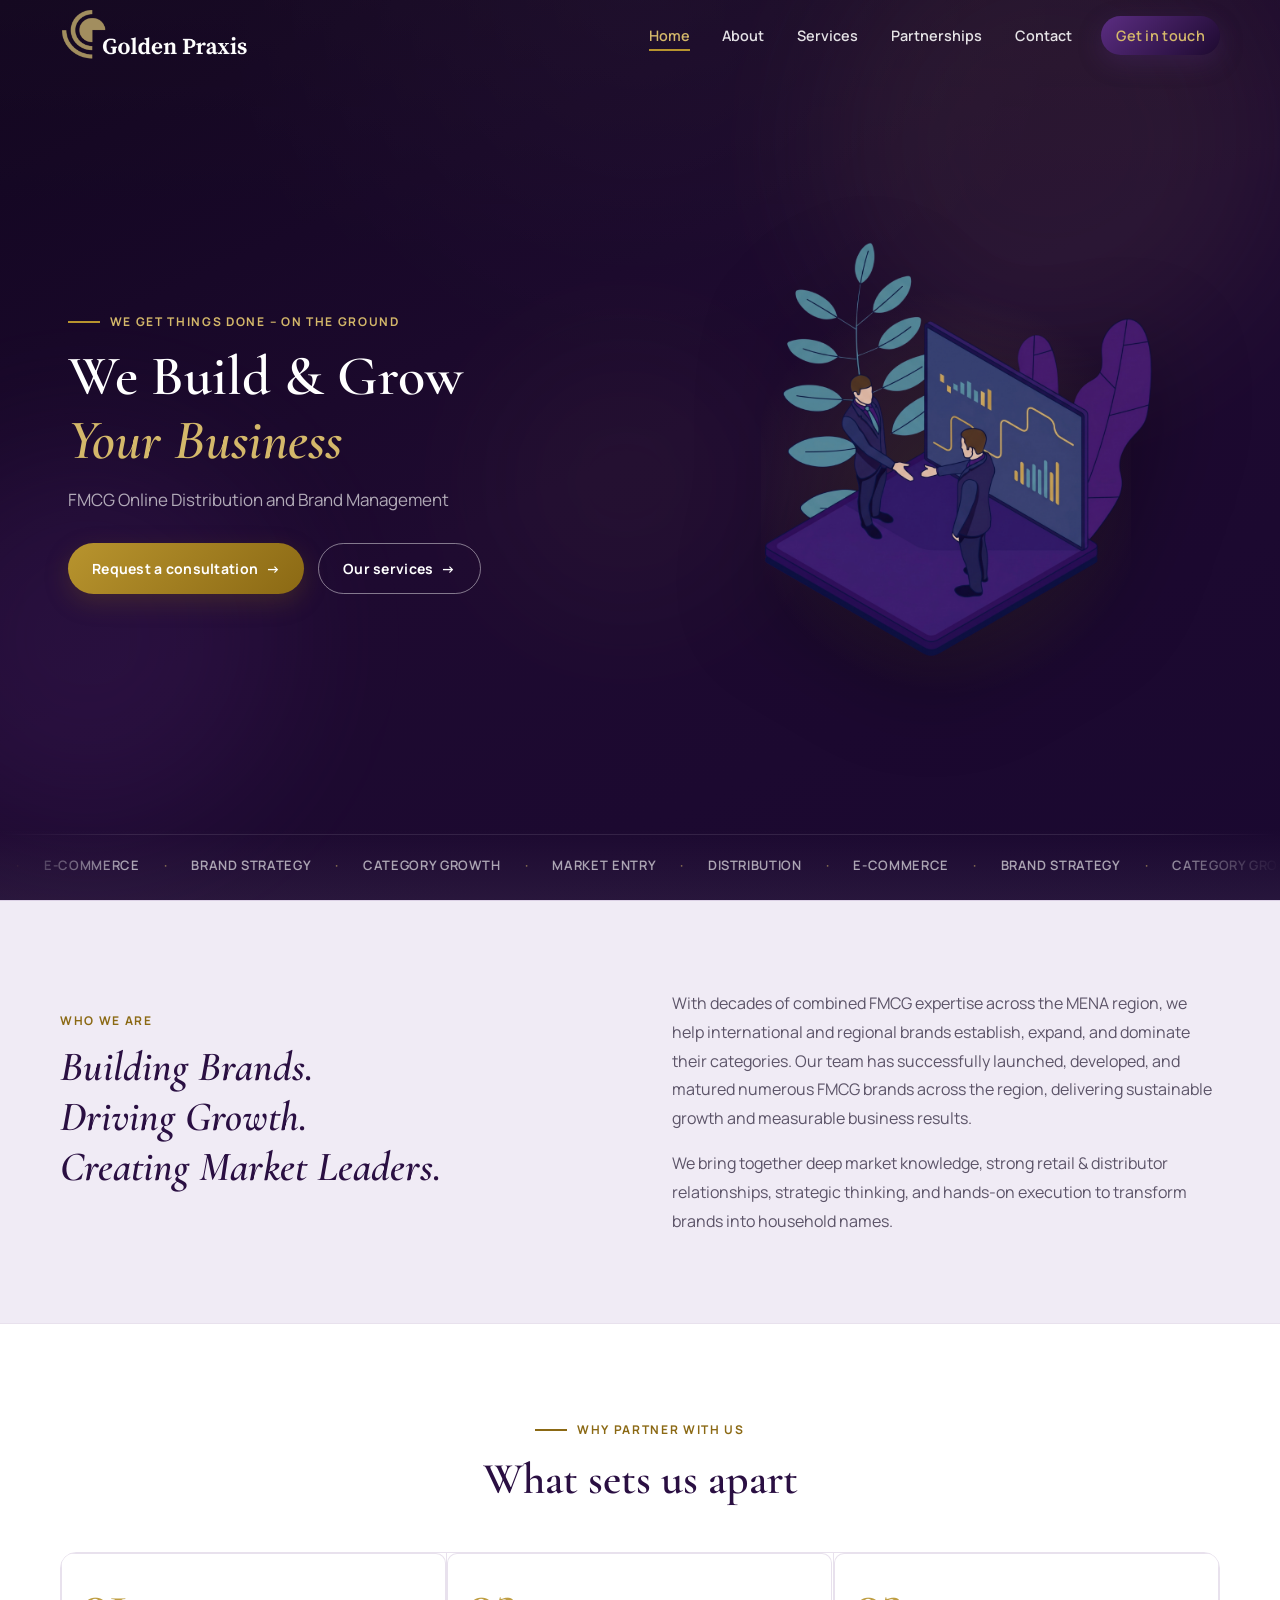
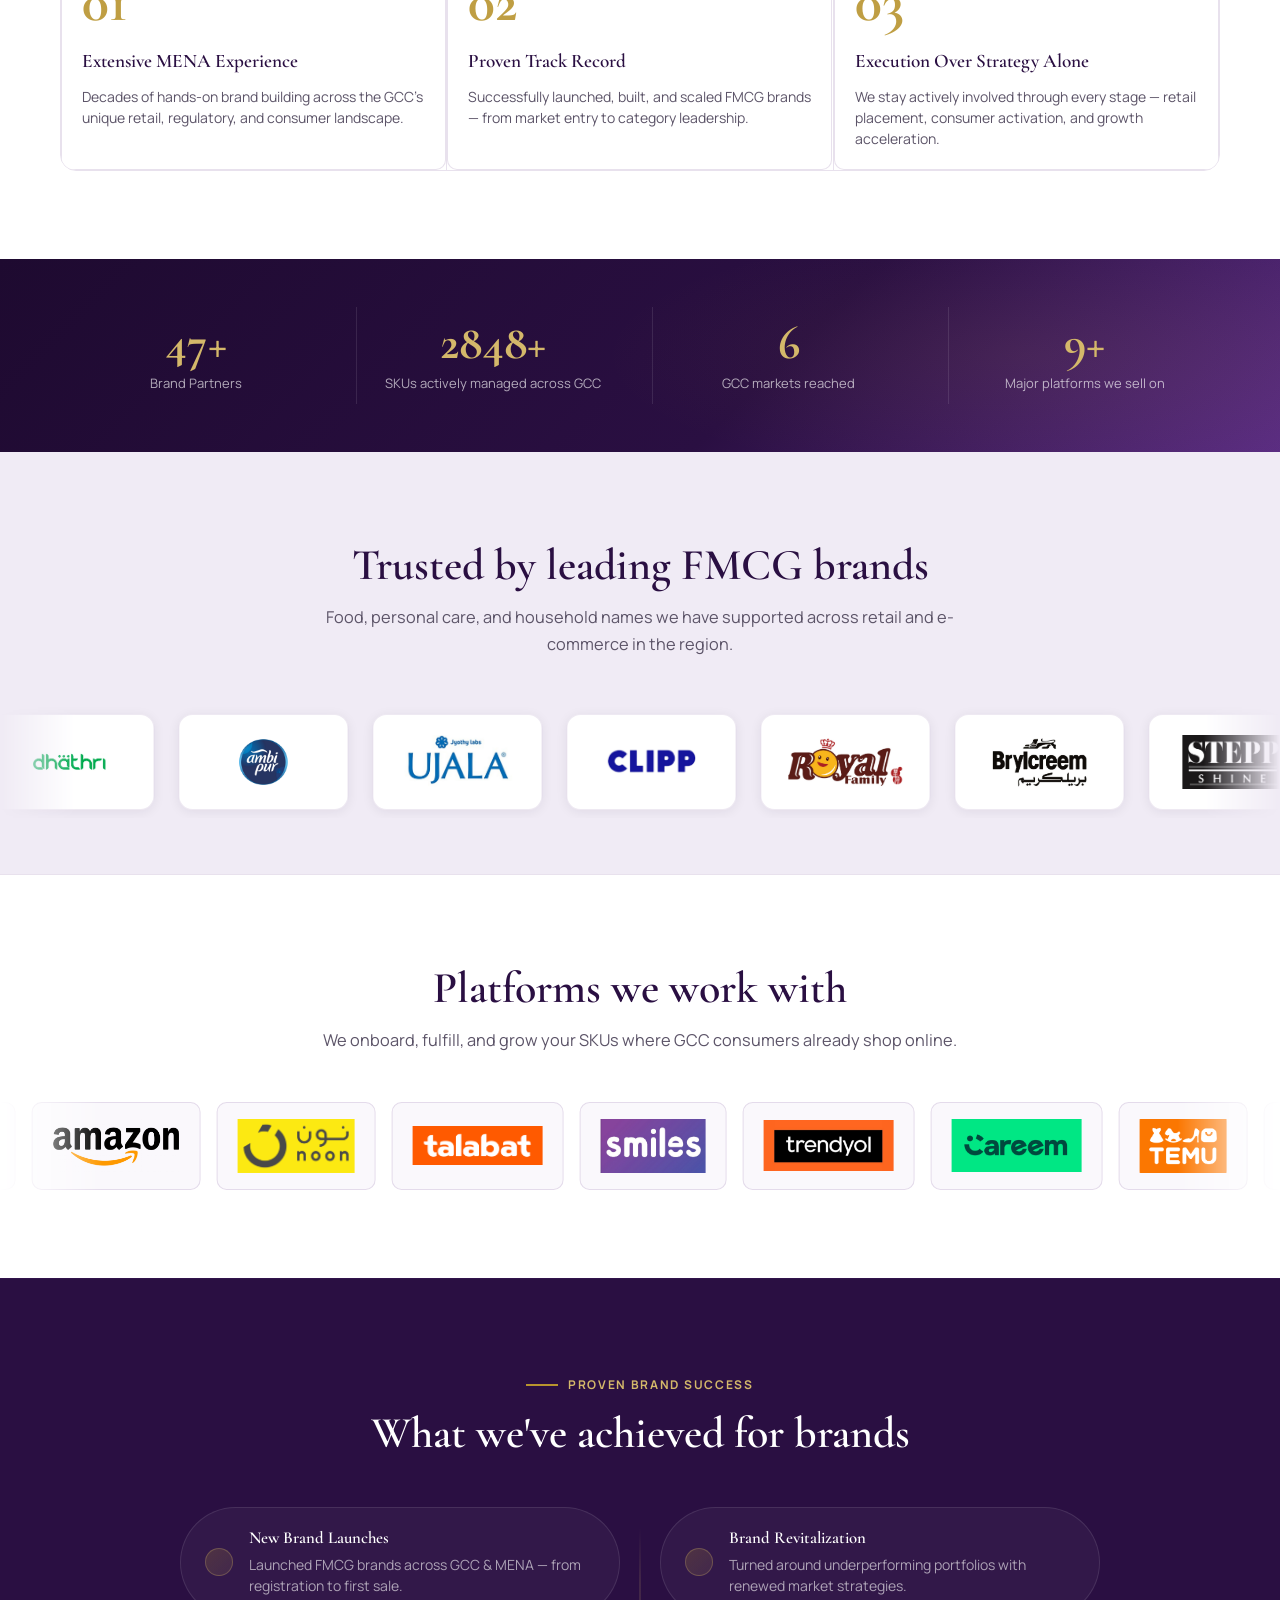
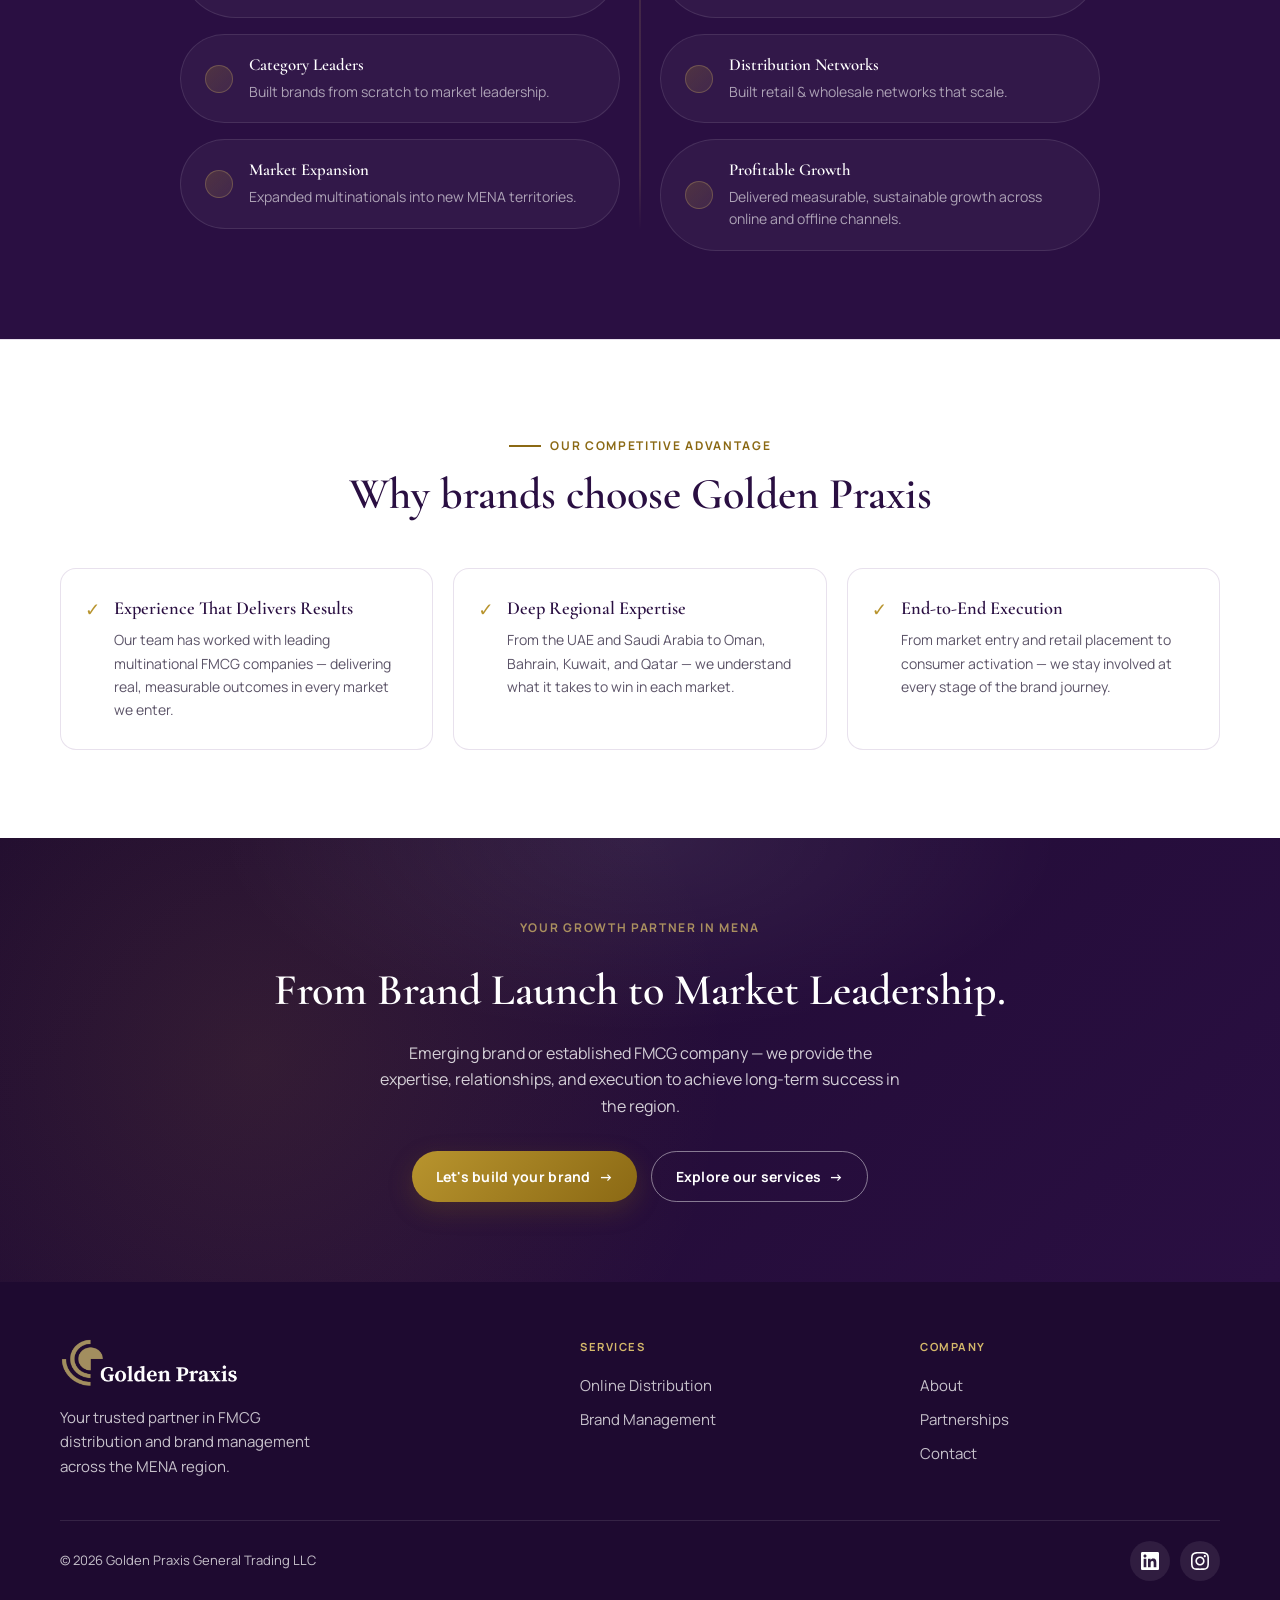
<file: index.html>
<!DOCTYPE html>
<html lang="en">
<head>
  <meta charset="UTF-8">
  <meta name="viewport" content="width=device-width, initial-scale=1.0">
  <title>Golden Praxis | FMCG Brand Management and Online Distribution</title>
  <meta name="description" content="Golden Praxis - Your trusted partner in FMCG distribution and brand management across the MENA region.">
  <meta property="og:type" content="website">
  <meta property="og:site_name" content="Golden Praxis Trading LLC">
  <meta property="og:title" content="Golden Praxis | FMCG Brand Management and Online Distribution">
  <meta property="og:description" content="Golden Praxis - Your trusted partner in FMCG distribution and brand management across the MENA region.">
  <meta property="og:url" content="https://www.goldenpraxis.com/">
  <meta property="og:image" content="images/logo-original.png">
  <meta property="og:image:alt" content="Golden Praxis Trading LLC">
  <meta name="twitter:card" content="summary_large_image">
  <meta name="twitter:title" content="Golden Praxis | FMCG Brand Management and Online Distribution">
  <meta name="twitter:description" content="Golden Praxis - Your trusted partner in FMCG distribution and brand management across the MENA region.">
  <meta name="twitter:image" content="images/logo-original.png">
  <link rel="stylesheet" href="css/styles.css">
</head>
<body>

  <!-- ── Page loader ── -->
  <div id="page-loader" aria-hidden="true">
    <div class="loader-inner">
      <img src="images/solo-logo.png" alt="">
      <div class="loader-ring"></div>
      <div class="loader-ring-outer"></div>
    </div>
  </div>
  <a class="skip-link" href="#main">Skip to content</a>

  <header class="site-header">
    <div class="container header-inner">
      <a class="logo" href="/">
        <img src="images/logo-original-2.png" onerror="this.src='images/logo.svg'" alt="Golden Praxis" height="44" style="width:auto">
      </a>
      <button class="nav-toggle" aria-label="Open menu" aria-expanded="false">
        <span></span><span></span><span></span>
      </button>
      <nav class="main-nav" aria-label="Main navigation">
        <ul>
          <li><a href="/" class="active">Home</a></li>
          <li><a href="/about">About</a></li>
          <li class="nav-item has-dropdown">
            <a href="/services">Services</a>
            <div class="dropdown">
              <a href="/services#online-distribution">Online Distribution</a>
              <a href="/services#brand-management">Brand Management</a>
            </div>
          </li>
          <li><a href="/partnerships">Partnerships</a></li>
          <li><a href="/contact">Contact</a></li>
          <li class="header-cta"><a class="btn btn-primary btn-sm btn-arrow" href="/contact">Get in touch</a></li>
        </ul>
      </nav>
    </div>
  </header>

  <main id="main">

    <!-- ── Hero (Brand Management layout) ── -->
    <section class="section-dark bm-intro-section hero">
      <div class="hero-bg" aria-hidden="true">
        <canvas class="hero-dots-canvas" id="heroDotsCanvas" aria-hidden="true"></canvas>
        <span class="hero-bg-orb hero-bg-orb--1"></span>
        <span class="hero-bg-orb hero-bg-orb--2"></span>
        <span class="hero-bg-orb hero-bg-orb--3"></span>
      </div>
      <div class="container">
        <div class="who-grid hero-intro-grid">
          <div class="bm-intro-text reveal-left">
            <span class="eyebrow">We Get Things Done – On the Ground</span>
            <h2 aria-label="We Build and Grow Your Business">
              We Build &amp; Grow<br>
              <em>Your Business</em>
            </h2>
            <p>FMCG Online Distribution and Brand Management</p>
            <div class="hero-actions">
              <a class="btn btn-gold btn-arrow" href="/contact">Request a consultation</a>
              <a class="btn btn-outline-light btn-arrow" href="/services">Our services</a>
            </div>
          </div>
          <div class="hero-visual reveal-right">
            <div class="hero-visual-frame">
              <img src="images/hero-image.png" alt="Golden Praxis FMCG distribution and brand management">
            </div>
          </div>
        </div>
      </div>
      <div class="expertise-ticker hero-ticker" aria-hidden="true">
        <div class="expertise-track" data-expertise-ticker>
          <span>Market Entry</span><span class="ticker-sep">·</span>
          <span>Distribution</span><span class="ticker-sep">·</span>
          <span>E-Commerce</span><span class="ticker-sep">·</span>
          <span>Brand Strategy</span><span class="ticker-sep">·</span>
          <span>Category Growth</span><span class="ticker-sep">·</span>
        </div>
      </div>
    </section>

    <!-- ── Who We Are ── -->
    <section class="section-muted who-section">
      <div class="container">
        <div class="who-grid">
          <div class="who-left reveal-left">
            <span class="eyebrow">Who We Are</span>
            <h2>Building Brands.<br><span class="who-headline-keep">Driving Growth.</span><br>Creating Market Leaders.</h2>
          </div>
          <div class="who-right reveal-right">
            <p>With decades of combined FMCG expertise across the MENA region, we help international and regional brands establish, expand, and dominate their categories. Our team has successfully launched, developed, and matured numerous FMCG brands across the region, delivering sustainable growth and measurable business results.</p>
            <p>We bring together deep market knowledge, strong retail &amp; distributor relationships, strategic thinking, and hands-on execution to transform brands into household names.</p>
          </div>
        </div>
      </div>
    </section>

    <!-- ── Why Partner With Us ── -->
    <section class="section-surface why-partner-section">
      <div class="container">
        <div class="section-head centered reveal">
          <span class="eyebrow">Why Partner With Us</span>
          <h2>What sets us apart</h2>
        </div>
        <div class="why-items">
          <div class="why-item reveal-left">
            <span class="why-num">01</span>
            <div class="why-body">
              <h3>Extensive MENA Experience</h3>
              <p>Decades of hands-on brand building across the GCC's unique retail, regulatory, and consumer landscape.</p>
            </div>
          </div>
          <div class="why-divider"></div>
          <div class="why-item reveal-up">
            <span class="why-num">02</span>
            <div class="why-body">
              <h3>Proven Track Record</h3>
              <p>Successfully launched, built, and scaled FMCG brands — from market entry to category leadership.</p>
            </div>
          </div>
          <div class="why-divider"></div>
          <div class="why-item reveal-right">
            <span class="why-num">03</span>
            <div class="why-body">
              <h3>Execution Over Strategy Alone</h3>
              <p>We stay actively involved through every stage — retail placement, consumer activation, and growth acceleration.</p>
            </div>
          </div>
        </div>
      </div>
    </section>

    <!-- ── Stats band ── -->
    <section class="stats-band" aria-label="Key figures">
      <div class="container stats-grid">
        <div class="stat-item reveal-scale reveal-delay-1">
          <span class="stat-number" data-count="50" data-suffix="+">50+</span>
          <span class="stat-label">Brand Partners</span>
        </div>
        <div class="stat-item reveal-scale reveal-delay-2">
          <span class="stat-number" data-count="3000" data-suffix="+">3k+</span>
          <span class="stat-label">SKUs actively managed across GCC</span>
        </div>
        <div class="stat-item reveal-scale reveal-delay-2">
          <span class="stat-number" data-count="6" data-suffix="">6+</span>
          <span class="stat-label">GCC markets reached</span>
        </div>
        <div class="stat-item reveal-scale reveal-delay-3">
          <span class="stat-number" data-count="9" data-suffix="+">9</span>
          <span class="stat-label">Major platforms we sell on</span>
        </div>
      </div>
    </section>

    <!-- ── Brand logo marquee (light purple) ── -->
    <section class="brand-logo-strip section-muted" aria-label="Brands we work with">
      <div class="container">
        <div class="section-head centered reveal">
          <h2>Trusted by leading FMCG brands</h2>
          <p>Food, personal care, and household names we have supported across retail and e-commerce in the region.</p>
        </div>
      </div>
      <div class="marquee brand-logo-marquee" role="marquee" aria-label="Scrolling brand logos">
        <div class="marquee-track brand-logo-track" id="brand-logos" data-marquee="true"></div>
      </div>
    </section>

    <!-- ── Platform logos marquee ── -->
    <section class="section-surface" aria-label="Platforms we work with">
      <div class="container">
        <div class="section-head centered reveal">
          <h2>Platforms we work with</h2>
          <p>We onboard, fulfill, and grow your SKUs where GCC consumers already shop online.</p>
        </div>
      </div>
      <div class="marquee platform-logo-marquee" role="marquee" aria-label="Scrolling platform logos">
        <div class="marquee-track platform-logo-track" id="platform-logos" data-marquee="true" data-direction="reverse"></div>
      </div>
    </section>

    <!-- ── Proven Brand Success ── -->
    <section class="section-dark achievements-section">
      <div class="container">
        <div class="section-head centered reveal">
          <span class="eyebrow">Proven Brand Success</span>
          <h2>What we've achieved for brands</h2>
        </div>
        <div class="ach-columns">
          <div class="ach-col ach-col--left">
            <article class="ach-pill reveal-left">
              <div class="ach-pill-icon"><i class="fa-regular fa-paper-plane" aria-hidden="true"></i></div>
              <div class="ach-pill-text">
                <h3>New Brand Launches</h3>
                <p>Launched FMCG brands across GCC &amp; MENA — from registration to first sale.</p>
              </div>
            </article>
            <article class="ach-pill reveal-left reveal-delay-1">
              <div class="ach-pill-icon"><i class="fa-regular fa-crown" aria-hidden="true"></i></div>
              <div class="ach-pill-text">
                <h3>Category Leaders</h3>
                <p>Built brands from scratch to market leadership.</p>
              </div>
            </article>
            <article class="ach-pill reveal-left reveal-delay-2">
              <div class="ach-pill-icon"><i class="fa-regular fa-globe" aria-hidden="true"></i></div>
              <div class="ach-pill-text">
                <h3>Market Expansion</h3>
                <p>Expanded multinationals into new MENA territories.</p>
              </div>
            </article>
          </div>
          <div class="ach-col ach-col--right">
            <article class="ach-pill reveal-right">
              <div class="ach-pill-icon"><i class="fa-regular fa-chart-line" aria-hidden="true"></i></div>
              <div class="ach-pill-text">
                <h3>Brand Revitalization</h3>
                <p>Turned around underperforming portfolios with renewed market strategies.</p>
              </div>
            </article>
            <article class="ach-pill reveal-right reveal-delay-1">
              <div class="ach-pill-icon"><i class="fa-regular fa-truck" aria-hidden="true"></i></div>
              <div class="ach-pill-text">
                <h3>Distribution Networks</h3>
                <p>Built retail &amp; wholesale networks that scale.</p>
              </div>
            </article>
            <article class="ach-pill reveal-right reveal-delay-2">
              <div class="ach-pill-icon"><i class="fa-regular fa-coins" aria-hidden="true"></i></div>
              <div class="ach-pill-text">
                <h3>Profitable Growth</h3>
                <p>Delivered measurable, sustainable growth across online and offline channels.</p>
              </div>
            </article>
          </div>
        </div>
      </div>
    </section>

    <!-- ── Competitive Advantage ── -->
    <section class="section-surface adv-section">
      <div class="container">
        <div class="section-head centered reveal">
          <span class="eyebrow">Our Competitive Advantage</span>
          <h2>Why brands choose Golden Praxis</h2>
        </div>
        <div class="adv-pillars">
          <article class="adv-pillar reveal-up">
            <span class="adv-tick" aria-hidden="true">✓</span>
            <div class="adv-pillar-body">
              <h3>Experience That Delivers Results</h3>
              <p>Our team has worked with leading multinational FMCG companies — delivering real, measurable outcomes in every market we enter.</p>
            </div>
          </article>
          <article class="adv-pillar reveal-up reveal-delay-1">
            <span class="adv-tick" aria-hidden="true">✓</span>
            <div class="adv-pillar-body">
              <h3>Deep Regional Expertise</h3>
              <p>From the UAE and Saudi Arabia to Oman, Bahrain, Kuwait, and Qatar — we understand what it takes to win in each market.</p>
            </div>
          </article>
          <article class="adv-pillar reveal-up reveal-delay-2">
            <span class="adv-tick" aria-hidden="true">✓</span>
            <div class="adv-pillar-body">
              <h3>End-to-End Execution</h3>
              <p>From market entry and retail placement to consumer activation — we stay involved at every stage of the brand journey.</p>
            </div>
          </article>
        </div>
      </div>
    </section>

    <!-- ── CTA ── -->
    <section class="cta-band">
      <div class="container">
        <span class="eyebrow reveal" style="display:block;margin-bottom:1rem;opacity:0.75;">Your Growth Partner in MENA</span>
        <h2 class="reveal-scale">From Brand Launch to Market Leadership.</h2>
        <p class="reveal reveal-delay-1">Emerging brand or established FMCG company — we provide the expertise, relationships, and execution to achieve long-term success in the region.</p>
        <div class="cta-actions reveal reveal-delay-2">
          <a class="btn btn-gold btn-arrow" href="/contact">Let's build your brand</a>
          <a class="btn btn-outline-light btn-arrow" href="/services">Explore our services</a>
        </div>
      </div>
    </section>

  </main>

  <footer class="site-footer">
    <div class="container">
      <div class="footer-grid">
        <div class="footer-brand">
          <a class="logo" href="/"><img src="images/logo-original-2.png" alt="Golden Praxis" style="height:52px;width:auto"></a>
          <p>Your trusted partner in FMCG distribution and brand management across the MENA region.</p>
        </div>
        <div>
          <h4>Services</h4>
          <ul>
            <li><a href="/services#online-distribution">Online Distribution</a></li>
            <li><a href="/services#brand-management">Brand Management</a></li>
          </ul>
        </div>
        <div>
          <h4>Company</h4>
          <ul>
            <li><a href="/about">About</a></li>
            <li><a href="/partnerships">Partnerships</a></li>
            <li><a href="/contact">Contact</a></li>
          </ul>
        </div>
      </div>
      <div class="footer-bottom">
        <span>© 2026 Golden Praxis General Trading LLC</span>
        <div class="social-icons">
          <a href="https://www.linkedin.com/company/golden-praxis/" target="_blank" rel="noopener noreferrer" aria-label="LinkedIn">
            <svg viewBox="0 0 24 24" aria-hidden="true"><path d="M20.447 20.452h-3.554v-5.569c0-1.328-.027-3.037-1.852-3.037-1.853 0-2.136 1.445-2.136 2.939v5.667H9.351V9h3.414v1.561h.046c.477-.9 1.637-1.85 3.37-1.85 3.601 0 4.267 2.37 4.267 5.455v6.286zM5.337 7.433c-1.144 0-2.063-.926-2.063-2.065 0-1.138.92-2.063 2.063-2.063 1.14 0 2.064.925 2.064 2.063 0 1.139-.925 2.065-2.064 2.065zm1.782 13.019H3.555V9h3.564v11.452zM22.225 0H1.771C.792 0 0 .774 0 1.729v20.542C0 23.227.792 24 1.771 24h20.451C23.2 24 24 23.227 24 22.271V1.729C24 .774 23.2 0 22.222 0h.003z"/></svg>
          </a>
          <a href="https://www.instagram.com/goldenpraxisuae/" target="_blank" rel="noopener noreferrer" aria-label="Instagram">
            <svg viewBox="0 0 24 24" aria-hidden="true"><path d="M12 2.163c3.204 0 3.584.012 4.85.07 3.252.148 4.771 1.691 4.919 4.919.058 1.265.069 1.645.069 4.849 0 3.205-.012 3.584-.069 4.849-.149 3.225-1.664 4.771-4.919 4.919-1.266.058-1.644.07-4.85.07-3.204 0-3.584-.012-4.849-.07-3.26-.149-4.771-1.699-4.919-4.92-.058-1.265-.07-1.644-.07-4.849 0-3.204.013-3.583.07-4.849.149-3.227 1.664-4.771 4.919-4.919 1.266-.057 1.645-.069 4.849-.069zm0-2.163c-3.259 0-3.667.014-4.947.072-4.358.2-6.78 2.618-6.98 6.98-.059 1.281-.073 1.689-.073 4.948 0 3.259.014 3.668.072 4.948.2 4.358 2.618 6.78 6.98 6.98 1.281.058 1.689.072 4.948.072 3.259 0 3.668-.014 4.948-.072 4.354-.2 6.782-2.618 6.979-6.98.059-1.28.073-1.689.073-4.948 0-3.259-.014-3.667-.072-4.947-.196-4.354-2.617-6.78-6.979-6.98-1.281-.059-1.69-.073-4.949-.073zm0 5.838c-3.403 0-6.162 2.759-6.162 6.162s2.759 6.163 6.162 6.163 6.162-2.759 6.162-6.163c0-3.403-2.759-6.162-6.162-6.162zm0 10.162c-2.209 0-4-1.79-4-4 0-2.209 1.791-4 4-4s4 1.791 4 4c0 2.21-1.791 4-4 4zm6.406-11.845c-.796 0-1.441.645-1.441 1.44s.645 1.44 1.441 1.44c.795 0 1.439-.645 1.439-1.44s-.644-1.44-1.439-1.44z"/></svg>
          </a>
        </div>
      </div>
    </div>
  </footer>

  <a class="fab-top" href="#" aria-label="Back to top">↑</a>
  <script src="js/main.js"></script>
  <script src="js/hero-dots.js"></script>
  <script src="js/partners.js"></script>
  <script src="js/scroll-fx.js"></script>
  <script>
    window.addEventListener("load", function () {
      document.getElementById("page-loader").classList.add("loaded");
    });
  </script>
</body>
</html>
</file>
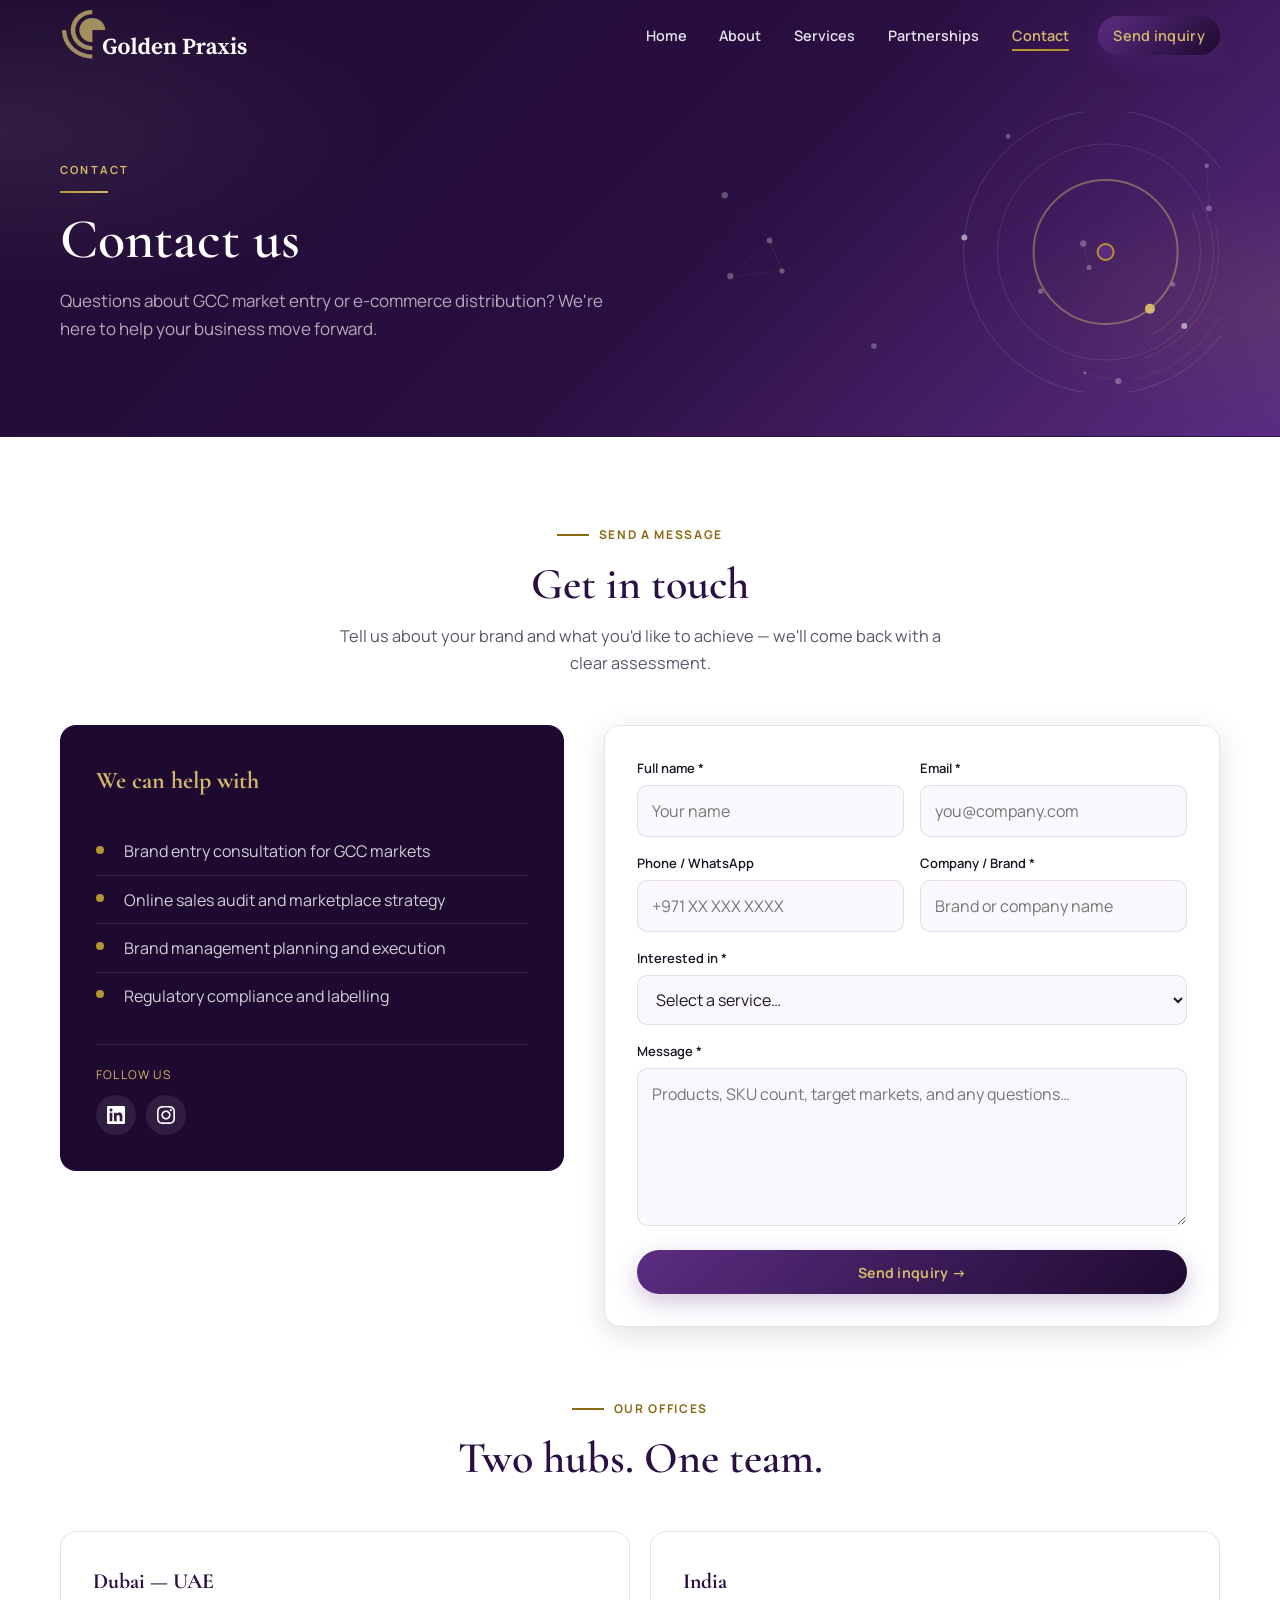
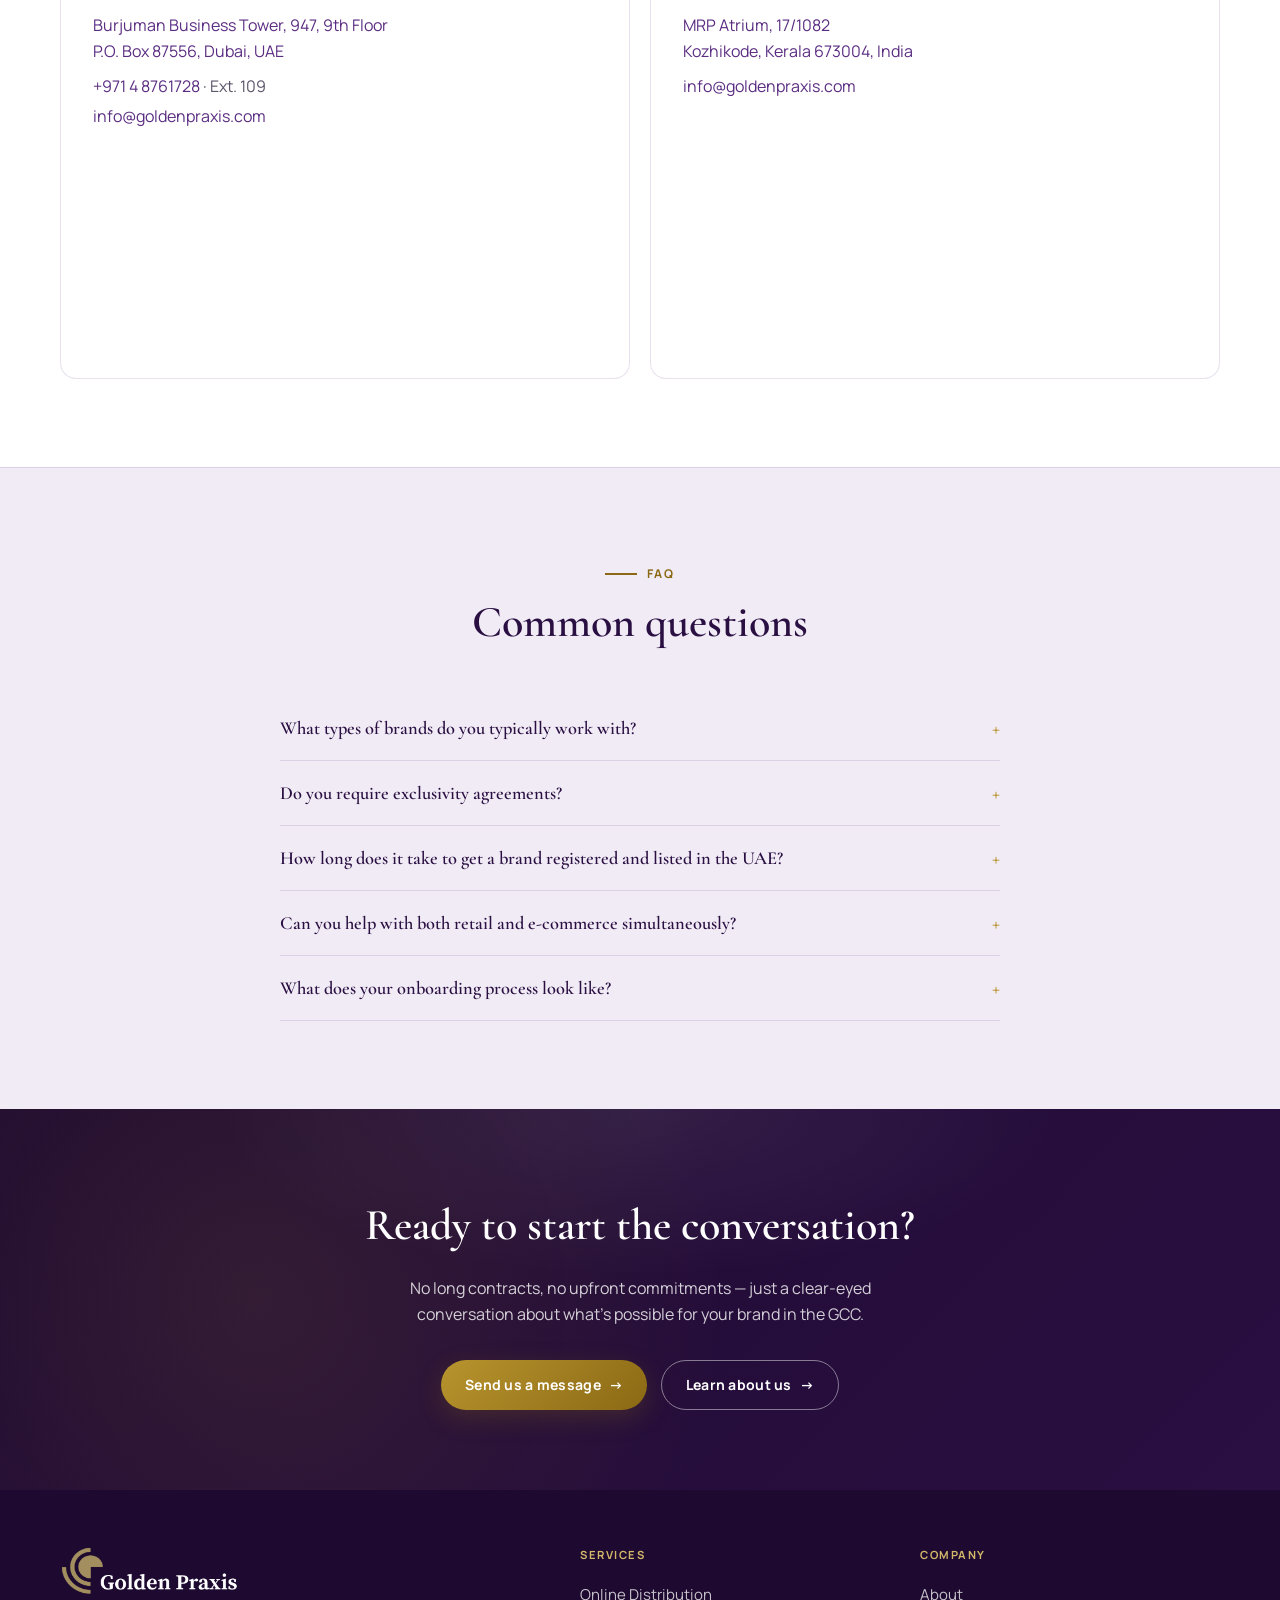
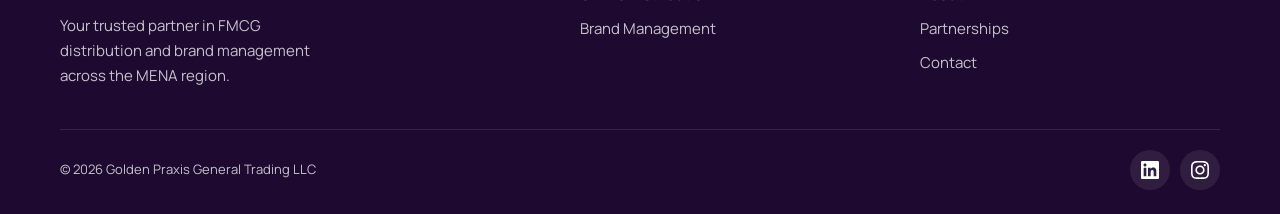
<file: contact.html>
<!DOCTYPE html>
<html lang="en">
<head>
  <meta charset="UTF-8">
  <meta name="viewport" content="width=device-width, initial-scale=1.0">
  <title>Contact | Golden Praxis Trading LLC</title>
  <meta name="description" content="Golden Praxis - Your trusted partner in FMCG distribution and brand management across the MENA region.">
  <meta property="og:type" content="website">
  <meta property="og:site_name" content="Golden Praxis Trading LLC">
  <meta property="og:title" content="Contact | Golden Praxis Trading LLC">
  <meta property="og:description" content="Golden Praxis - Your trusted partner in FMCG distribution and brand management across the MENA region.">
  <meta property="og:url" content="https://www.goldenpraxis.com/contact">
  <meta property="og:image" content="images/logo-original.png">
  <meta property="og:image:alt" content="Golden Praxis Trading LLC">
  <meta name="twitter:card" content="summary_large_image">
  <meta name="twitter:title" content="Contact | Golden Praxis Trading LLC">
  <meta name="twitter:description" content="Golden Praxis - Your trusted partner in FMCG distribution and brand management across the MENA region.">
  <meta name="twitter:image" content="images/logo-original.png">
  <link rel="stylesheet" href="css/styles.css">
</head>
<body>

  <!-- ── Page loader ── -->
  <div id="page-loader" aria-hidden="true">
    <div class="loader-inner">
      <img src="images/solo-logo.png" alt="">
      <div class="loader-ring"></div>
      <div class="loader-ring-outer"></div>
    </div>
  </div>
  <a class="skip-link" href="#main">Skip to content</a>

  <header class="site-header">
    <div class="container header-inner">
      <a class="logo" href="/"><img src="images/logo-original-2.png" onerror="this.src='images/logo.svg'" alt="Golden Praxis" height="44" style="width:auto"></a>
      <button class="nav-toggle" aria-label="Open menu" aria-expanded="false"><span></span><span></span><span></span></button>
      <nav class="main-nav" aria-label="Main navigation">
        <ul>
          <li><a href="/">Home</a></li>
          <li><a href="/about">About</a></li>
          <li class="nav-item has-dropdown">
            <a href="/services">Services</a>
            <div class="dropdown">
              <a href="/services#online-distribution">Online Distribution</a>
              <a href="/services#brand-management">Brand Management</a>
            </div>
          </li>
          <li><a href="/partnerships">Partnerships</a></li>
          <li><a href="/contact" class="active">Contact</a></li>
          <li class="header-cta"><a class="btn btn-primary btn-sm btn-arrow" href="#inquiry">Send inquiry</a></li>
        </ul>
      </nav>
    </div>
  </header>

  <main id="main">

    <!-- ── Page hero ── -->
    <section class="page-hero">
      <div class="page-hero-bg" aria-hidden="true"></div>
      <div class="page-hero-grid container">
        <div class="page-hero-inner">
          <span class="page-hero-label">Contact</span>
          <h1>Contact us</h1>
          <p>Questions about GCC market entry or e-commerce distribution? We're here to help your business move forward.</p>
        </div>
        <div class="page-hero-visual" aria-hidden="true">
          <canvas class="page-hero-canvas" data-page-hero-canvas></canvas>
        </div>
      </div>
    </section>
    

    <!-- ── Inquiry form + offices ── -->
    <section class="section-surface">
      <div class="container">
        <!-- ── Inquiry form ── -->
        <div class="section-head centered reveal" id="inquiry">
          <span class="eyebrow">Send a message</span>
          <h2>Get in touch</h2>
          <p>Tell us about your brand and what you'd like to achieve — we'll come back with a clear assessment.</p>
        </div>

        <div class="contact-grid reveal reveal-delay-1" style="margin-bottom:4rem">
          <aside class="contact-aside">
            <h3>We can help with</h3>
            <ul class="feature-list">
              <li>Brand entry consultation for GCC markets</li>
              <li>Online sales audit and marketplace strategy</li>
              <li>Brand management planning and execution</li>
              <li>Regulatory compliance and labelling</li>
            </ul>
            <div style="margin-top:1.5rem;padding-top:1.25rem;border-top:1px solid rgba(255,255,255,0.1)">
              <p style="font-size:0.75rem;letter-spacing:0.1em;text-transform:uppercase;color:var(--gold-light);margin:0 0 0.65rem">Follow us</p>
              <div class="social-icons">
                <a href="https://www.linkedin.com/company/golden-praxis/" target="_blank" rel="noopener noreferrer" aria-label="LinkedIn"><svg viewBox="0 0 24 24" aria-hidden="true"><path d="M20.447 20.452h-3.554v-5.569c0-1.328-.027-3.037-1.852-3.037-1.853 0-2.136 1.445-2.136 2.939v5.667H9.351V9h3.414v1.561h.046c.477-.9 1.637-1.85 3.37-1.85 3.601 0 4.267 2.37 4.267 5.455v6.286zM5.337 7.433c-1.144 0-2.063-.926-2.063-2.065 0-1.138.92-2.063 2.063-2.063 1.14 0 2.064.925 2.064 2.063 0 1.139-.925 2.065-2.064 2.065zm1.782 13.019H3.555V9h3.564v11.452zM22.225 0H1.771C.792 0 0 .774 0 1.729v20.542C0 23.227.792 24 1.771 24h20.451C23.2 24 24 23.227 24 22.271V1.729C24 .774 23.2 0 22.222 0h.003z"/></svg></a>
                <a href="https://www.instagram.com/goldenpraxisuae/" target="_blank" rel="noopener noreferrer" aria-label="Instagram"><svg viewBox="0 0 24 24" aria-hidden="true"><path d="M12 2.163c3.204 0 3.584.012 4.85.07 3.252.148 4.771 1.691 4.919 4.919.058 1.265.069 1.645.069 4.849 0 3.205-.012 3.584-.069 4.849-.149 3.225-1.664 4.771-4.919 4.919-1.266.058-1.644.07-4.85.07-3.204 0-3.584-.012-4.849-.07-3.26-.149-4.771-1.699-4.919-4.92-.058-1.265-.07-1.644-.07-4.849 0-3.204.013-3.583.07-4.849.149-3.227 1.664-4.771 4.919-4.919 1.266-.057 1.645-.069 4.849-.069zm0-2.163c-3.259 0-3.667.014-4.947.072-4.358.2-6.78 2.618-6.98 6.98-.059 1.281-.073 1.689-.073 4.948 0 3.259.014 3.668.072 4.948.2 4.358 2.618 6.78 6.98 6.98 1.281.058 1.689.072 4.948.072 3.259 0 3.668-.014 4.948-.072 4.354-.2 6.782-2.618 6.979-6.98.059-1.28.073-1.689.073-4.948 0-3.259-.014-3.667-.072-4.947-.196-4.354-2.617-6.78-6.979-6.98-1.281-.059-1.69-.073-4.949-.073zm0 5.838c-3.403 0-6.162 2.759-6.162 6.162s2.759 6.163 6.162 6.163 6.162-2.759 6.162-6.163c0-3.403-2.759-6.162-6.162-6.162zm0 10.162c-2.209 0-4-1.79-4-4 0-2.209 1.791-4 4-4s4 1.791 4 4c0 2.21-1.791 4-4 4zm6.406-11.845c-.796 0-1.441.645-1.441 1.44s.645 1.44 1.441 1.44c.795 0 1.439-.645 1.439-1.44s-.644-1.44-1.439-1.44z"/></svg></a>
              </div>
            </div>
          </aside>

          <form class="contact-form" id="contact-form" action="https://formspree.io/f/mbdvrzbw" method="POST" novalidate>
            <div class="form-row">
              <div class="form-group">
                <label for="name">Full name *</label>
                <input type="text" id="name" name="name" required placeholder="Your name">
              </div>
              <div class="form-group">
                <label for="email">Email *</label>
                <input type="email" id="email" name="email" required placeholder="you@company.com">
              </div>
            </div>
            <div class="form-row">
              <div class="form-group">
                <label for="phone">Phone / WhatsApp</label>
                <input type="tel" id="phone" name="phone" placeholder="+971 XX XXX XXXX">
              </div>
              <div class="form-group">
                <label for="company">Company / Brand *</label>
                <input type="text" id="company" name="company" required placeholder="Brand or company name">
              </div>
            </div>
            <div class="form-group">
              <label for="interest">Interested in *</label>
              <select id="interest" name="interest" required>
                <option value="">Select a service…</option>
                <option value="Brand entry">Brand entry consultation</option>
                <option value="Online audit">Online sales audit</option>
                <option value="Brand mgmt">Brand management</option>
                <option value="General">General inquiry</option>
              </select>
            </div>
            <div class="form-group">
              <label for="message">Message *</label>
              <textarea id="message" name="message" rows="5" required placeholder="Products, SKU count, target markets, and any questions…"></textarea>
            </div>
            <button type="submit" class="btn btn-primary" style="width:100%;justify-content:center">Send inquiry →</button>
            <div class="form-success" role="status" aria-live="polite"></div>
          </form>
        </div>

        <!-- ── Office cards + maps ── -->
        <div class="section-head centered reveal">
          <span class="eyebrow">Our offices</span>
          <h2>Two hubs. One team.</h2>
        </div>

        <div class="office-cards reveal reveal-delay-1">
          <div class="office-card">
            <h3>Dubai — UAE</h3>
            <p style="color:var(--ink-muted);margin:0 0 0.5rem">
              <a href="https://maps.google.com/?q=Burjuman+Business+Tower+Dubai" target="_blank" rel="noopener" style="color:var(--purple)">
                Burjuman Business Tower, 947, 9th Floor<br>P.O. Box 87556, Dubai, UAE
              </a>
            </p>
            <p style="color:var(--ink-muted);margin:0 0 0.25rem">
              <a href="tel:+97148761728" style="color:var(--purple)">+971 4 8761728</a> · Ext. 109
            </p>
            <p style="color:var(--ink-muted);margin:0 0 1rem">
              <a href="mailto:info@goldenpraxis.com" style="color:var(--purple)">info@goldenpraxis.com</a>
            </p>
            <iframe
              class="map-embed"
              title="Dubai office map"
              loading="lazy"
              src="https://maps.google.com/maps?q=Burjuman+Business+Tower+Dubai&output=embed"
              allowfullscreen>
            </iframe>
          </div>
          <div class="office-card">
            <h3>India</h3>
            <p style="color:var(--ink-muted);margin:0 0 0.5rem">
              <a href="https://maps.google.com/?q=MRP+Atrium+Kozhikode+Kerala" target="_blank" rel="noopener" style="color:var(--purple)">
                MRP Atrium, 17/1082<br>Kozhikode, Kerala 673004, India
              </a>
            </p>
            <p style="color:var(--ink-muted);margin:0 0 1rem">
              <a href="mailto:info@goldenpraxis.com" style="color:var(--purple)">info@goldenpraxis.com</a>
            </p>
            <iframe
              class="map-embed"
              title="India office map"
              loading="lazy"
              src="https://maps.google.com/maps?q=MRP+Atrium+Kozhikode+Kerala&output=embed"
              allowfullscreen>
            </iframe>
          </div>
        </div>
      </div>
    </section>

    <!-- ── FAQ ── -->
    <section class="section-muted">
      <div class="container">
        <div class="section-head centered reveal">
          <span class="eyebrow">FAQ</span>
          <h2>Common questions</h2>
        </div>
        <div class="faq-list reveal reveal-delay-1">
          <div class="faq-item">
            <button class="faq-question">What types of brands do you typically work with?</button>
            <div class="faq-answer">We work primarily with FMCG brands in food, personal care, household goods, and health. Brands from India looking to enter the GCC are a particular strength of ours, though we also work with brands already in the region looking to scale online.</div>
          </div>
          <div class="faq-item">
            <button class="faq-question">Do you require exclusivity agreements?</button>
            <div class="faq-answer">Exclusivity is evaluated on a case-by-case basis depending on the category, investment required, and the partnership model. We're open to only exclusive arrangements — what matters most is a shared commitment to building the brand properly.</div>
          </div>
          <div class="faq-item">
            <button class="faq-question">How long does it take to get a brand registered and listed in the UAE?</button>
            <div class="faq-answer">Product registration typically takes 1–4 weeks depending on the category and whether documents are in order. Marketplace listing and retail placement timelines vary by retailer. We provide a realistic timeline during our initial assessment.</div>
          </div>
          <div class="faq-item">
            <button class="faq-question">Can you help with both retail and e-commerce simultaneously?</button>
            <div class="faq-answer">Yes — this is actually our preferred approach. Coordinating retail presence with marketplace visibility creates a stronger brand story and reduces price conflict. Our three service pillars are designed to work together.</div>
          </div>
          <div class="faq-item">
            <button class="faq-question">What does your onboarding process look like?</button>
            <div class="faq-answer">We start with a discovery call to understand your brand, category, and goals. From there we'll conduct a market assessment and share a route-to-market proposal — typically within 5–7 business days. If we agree to move forward, we begin registration and activation planning.</div>
          </div>
        </div>
      </div>
    </section>

    <!-- ── CTA ── -->
    <section class="cta-band">
      <div class="container">
        <h2 class="reveal">Ready to start the conversation?</h2>
        <p class="reveal reveal-delay-1">No long contracts, no upfront commitments — just a clear-eyed conversation about what's possible for your brand in the GCC.</p>
        <div class="cta-actions reveal reveal-delay-2">
          <a class="btn btn-gold btn-arrow" href="#inquiry">Send us a message</a>
          <a class="btn btn-outline-light btn-arrow" href="/about">Learn about us</a>
        </div>
      </div>
    </section>

  </main>

  <footer class="site-footer">
    <div class="container">
      <div class="footer-grid">
        <div class="footer-brand">
          <a class="logo" href="/"><img src="images/logo-original-2.png" alt="Golden Praxis" style="height:52px;width:auto"></a>
          <p>Your trusted partner in FMCG distribution and brand management across the MENA region.</p>
        </div>
        <div>
          <h4>Services</h4>
          <ul>
            <li><a href="/services#online-distribution">Online Distribution</a></li>
            <li><a href="/services#brand-management">Brand Management</a></li>
          </ul>
        </div>
        <div>
          <h4>Company</h4>
          <ul>
            <li><a href="/about">About</a></li>
            <li><a href="/partnerships">Partnerships</a></li>
            <li><a href="/contact">Contact</a></li>
          </ul>
        </div>
      </div>
      <div class="footer-bottom">
        <span>© 2026 Golden Praxis General Trading LLC</span>
        <div class="social-icons">
          <a href="https://www.linkedin.com/company/golden-praxis/" target="_blank" rel="noopener noreferrer" aria-label="LinkedIn"><svg viewBox="0 0 24 24" aria-hidden="true"><path d="M20.447 20.452h-3.554v-5.569c0-1.328-.027-3.037-1.852-3.037-1.853 0-2.136 1.445-2.136 2.939v5.667H9.351V9h3.414v1.561h.046c.477-.9 1.637-1.85 3.37-1.85 3.601 0 4.267 2.37 4.267 5.455v6.286zM5.337 7.433c-1.144 0-2.063-.926-2.063-2.065 0-1.138.92-2.063 2.063-2.063 1.14 0 2.064.925 2.064 2.063 0 1.139-.925 2.065-2.064 2.065zm1.782 13.019H3.555V9h3.564v11.452zM22.225 0H1.771C.792 0 0 .774 0 1.729v20.542C0 23.227.792 24 1.771 24h20.451C23.2 24 24 23.227 24 22.271V1.729C24 .774 23.2 0 22.222 0h.003z"/></svg></a>
          <a href="https://www.instagram.com/goldenpraxisuae/" target="_blank" rel="noopener noreferrer" aria-label="Instagram"><svg viewBox="0 0 24 24" aria-hidden="true"><path d="M12 2.163c3.204 0 3.584.012 4.85.07 3.252.148 4.771 1.691 4.919 4.919.058 1.265.069 1.645.069 4.849 0 3.205-.012 3.584-.069 4.849-.149 3.225-1.664 4.771-4.919 4.919-1.266.058-1.644.07-4.85.07-3.204 0-3.584-.012-4.849-.07-3.26-.149-4.771-1.699-4.919-4.92-.058-1.265-.07-1.644-.07-4.849 0-3.204.013-3.583.07-4.849.149-3.227 1.664-4.771 4.919-4.919 1.266-.057 1.645-.069 4.849-.069zm0-2.163c-3.259 0-3.667.014-4.947.072-4.358.2-6.78 2.618-6.98 6.98-.059 1.281-.073 1.689-.073 4.948 0 3.259.014 3.668.072 4.948.2 4.358 2.618 6.78 6.98 6.98 1.281.058 1.689.072 4.948.072 3.259 0 3.668-.014 4.948-.072 4.354-.2 6.782-2.618 6.979-6.98.059-1.28.073-1.689.073-4.948 0-3.259-.014-3.667-.072-4.947-.196-4.354-2.617-6.78-6.979-6.98-1.281-.059-1.69-.073-4.949-.073zm0 5.838c-3.403 0-6.162 2.759-6.162 6.162s2.759 6.163 6.162 6.163 6.162-2.759 6.162-6.163c0-3.403-2.759-6.162-6.162-6.162zm0 10.162c-2.209 0-4-1.79-4-4 0-2.209 1.791-4 4-4s4 1.791 4 4c0 2.21-1.791 4-4 4zm6.406-11.845c-.796 0-1.441.645-1.441 1.44s.645 1.44 1.441 1.44c.795 0 1.439-.645 1.439-1.44s-.644-1.44-1.439-1.44z"/></svg></a>
        </div>
      </div>
    </div>
  </footer>

  <a class="fab-top" href="#" aria-label="Back to top">↑</a>
  <script src="js/main.js"></script>
  <script src="js/scroll-fx.js"></script>
  <script src="js/page-hero-canvas.js"></script>
  <script>
    window.addEventListener("load", function () {
      document.getElementById("page-loader").classList.add("loaded");
    });
  </script>
</body>
</html>
</file>
<file: css/styles.css>
@import url("https://fonts.googleapis.com/css2?family=Cormorant+Garamond:ital,wght@0,500;0,600;0,700;1,500&family=Manrope:wght@400;500;600;700&display=swap");

/* ── Page loader ── */
#page-loader {
  position: fixed;
  inset: 0;
  z-index: 9999;
  background: var(--purple-deep, #1e0a30);
  display: flex;
  align-items: center;
  justify-content: center;
  transition: opacity 0.45s ease, visibility 0.45s ease;
}

#page-loader.loaded {
  opacity: 0;
  visibility: hidden;
  pointer-events: none;
}

.loader-inner {
  position: relative;
  width: 96px;
  height: 96px;
  display: flex;
  align-items: center;
  justify-content: center;
}

.loader-inner img {
  width: 52px;
  height: 52px;
  object-fit: contain;
}

.loader-ring {
  position: absolute;
  inset: 0;
  border-radius: 50%;
  border: 2.5px solid transparent;
  border-top-color: #d4b86a;
  border-right-color: rgba(212, 184, 106, 0.35);
  animation: loader-spin 0.9s linear infinite;
}

.loader-ring-outer {
  position: absolute;
  inset: -10px;
  border-radius: 50%;
  border: 1.5px solid transparent;
  border-top-color: rgba(212, 184, 106, 0.25);
  animation: loader-spin 1.6s linear infinite reverse;
}

@keyframes loader-spin {
  to { transform: rotate(360deg); }
}

@media (prefers-reduced-motion: reduce) {
  .loader-ring,
  .loader-ring-outer,
  .bm-chip,
  .ach-columns::before,
  .expertise-track,
  .hero-visual-frame,
  .hero-bg-orb { animation: none; }
}

:root {
  --purple-deep: #1e0a30;
  --purple-dark: #2a0f42;
  --purple: #5b2d82;
  --purple-mid: #72499a;
  --purple-soft: #9b7bb8;
  --purple-muted: #ebe4f2;
  --gold-dark: #8b6914;
  --gold: #b8942e;
  --gold-light: #d4b86a;
  --gold-pale: #f5ecd4;
  --surface: #ffffff;
  --surface-muted: #f0ebf5;
  --surface-soft: #faf8fc;
  --ink: #1c1524;
  --ink-muted: #5c5468;
  --white: #ffffff;
  --on-dark: rgba(255, 255, 255, 0.92);
  --on-dark-muted: rgba(255, 255, 255, 0.65);
  --border: rgba(91, 45, 130, 0.14);
  --border-dark: rgba(255, 255, 255, 0.1);
  --shadow: 0 24px 60px rgba(0, 0, 0, 0.28);
  --shadow-soft: 0 8px 30px rgba(0, 0, 0, 0.12);
  --radius: 16px;
  --radius-sm: 10px;
  --max: 1160px;
  --font-body: "Manrope", system-ui, sans-serif;
  --font-display: "Cormorant Garamond", Georgia, serif;
  --ease: cubic-bezier(0.22, 1, 0.36, 1);
  --header-h: 72px;
  --hero-text-inset: 0.5rem;
}

*,
*::before,
*::after {
  box-sizing: border-box;
}

html {
  scroll-behavior: smooth;
  overflow-x: hidden;
}

body {
  margin: 0;
  font-family: var(--font-body);
  color: var(--on-dark);
  line-height: 1.65;
  background: var(--purple-deep);
  -webkit-font-smoothing: antialiased;
  overflow-x: hidden;
}

img {
  max-width: 100%;
  display: block;
}

a {
  color: inherit;
  text-decoration: none;
}

.container {
  width: min(100% - 2.5rem, var(--max));
  margin-inline: auto;
}

.skip-link {
  position: absolute;
  left: -9999px;
  top: 0;
  background: var(--purple);
  color: var(--white);
  padding: 0.75rem 1rem;
  z-index: 9999;
}

.skip-link:focus {
  left: 1rem;
  top: 1rem;
}

/* ── Header — solid white at top, frosted glass once scrolled ── */
.site-header {
  position: fixed;
  top: 0;
  left: 0;
  right: 0;
  z-index: 200;
  height: var(--header-h);
  background: transparent;
  border-bottom: 1px solid transparent;
  transition: background 0.45s var(--ease), box-shadow 0.45s var(--ease),
              backdrop-filter 0.45s var(--ease), border-color 0.45s;
}

.site-header.scrolled {
  background: rgba(30, 10, 48, 0.72);
  backdrop-filter: blur(20px);
  -webkit-backdrop-filter: blur(20px);
  box-shadow: 0 4px 32px rgba(0, 0, 0, 0.35);
  border-bottom-color: rgba(212, 184, 106, 0.14);
}

.header-inner {
  height: 100%;
  display: flex;
  align-items: center;
  justify-content: space-between;
  gap: 1rem;
}

.logo img {
  height: 55px;
  width: auto;
  display: block;
  object-fit: contain;
}

.nav-toggle {
  display: none;
  background: none;
  border: none;
  cursor: pointer;
  padding: 0.5rem;
  color: rgba(255, 255, 255, 0.9);
}

.nav-toggle span {
  display: block;
  width: 22px;
  height: 2px;
  background: currentColor;
  margin: 5px 0;
  transition: transform 0.3s var(--ease), opacity 0.3s;
}

.main-nav ul {
  list-style: none;
  margin: 0;
  padding: 0;
  display: flex;
  align-items: center;
  gap: 0.15rem;
}

.main-nav a {
  display: block;
  padding: 0.5rem 0.95rem;
  font-size: 0.9rem;
  font-weight: 600;
  color: rgba(255, 255, 255, 0.88);
  position: relative;
  transition: color 0.25s;
}

.main-nav a::after {
  content: "";
  position: absolute;
  left: 0.95rem;
  right: 0.95rem;
  bottom: 0.25rem;
  height: 2px;
  background: var(--gold);
  transform: scaleX(0);
  transform-origin: left;
  transition: transform 0.35s var(--ease);
}

.main-nav a:hover,
.main-nav a.active {
  color: var(--gold-light);
}

.main-nav a:hover::after,
.main-nav a.active::after {
  transform: scaleX(1);
}

.nav-item {
  position: relative;
}

.nav-item.has-dropdown > a::after {
  display: none;
}

.dropdown {
  position: absolute;
  top: calc(100% + 8px);
  left: 0;
  min-width: 220px;
  background: var(--purple-dark);
  border: 1px solid var(--border-dark);
  border-radius: var(--radius-sm);
  box-shadow: var(--shadow);
  padding: 0.5rem;
  opacity: 0;
  visibility: hidden;
  transform: translateY(8px);
  transition: opacity 0.3s var(--ease), transform 0.3s var(--ease), visibility 0.3s;
}

.nav-item:hover .dropdown,
.nav-item:focus-within .dropdown {
  opacity: 1;
  visibility: visible;
  transform: translateY(0);
}

.dropdown a {
  border-radius: 8px;
  padding: 0.65rem 0.85rem;
  color: var(--on-dark-muted);
}

.dropdown a:hover {
  color: var(--white);
  background: rgba(255, 255, 255, 0.06);
}

.dropdown a::after {
  display: none;
}

.header-cta {
  margin-left: 0.75rem;
}

/* ── Buttons ── */
.btn {
  display: inline-flex;
  align-items: center;
  justify-content: center;
  gap: 0.5rem;
  padding: 0.8rem 1.5rem;
  border-radius: 999px;
  font-family: var(--font-body);
  font-weight: 700;
  font-size: 0.875rem;
  letter-spacing: 0.02em;
  border: none;
  cursor: pointer;
  transition: transform 0.3s var(--ease), box-shadow 0.3s, background 0.3s;
}

.btn:hover {
  transform: translateY(-1px);
}

.btn-primary {
  background: linear-gradient(135deg, var(--purple) 0%, var(--purple-deep) 100%);
  color: #d4b86a !important;
  box-shadow: 0 8px 24px rgba(91, 45, 130, 0.28);
}

.btn-primary:hover {
  box-shadow: 0 12px 32px rgba(91, 45, 130, 0.35);
  color: #ffffff !important;
}

.btn-outline {
  background: transparent;
  color: var(--white);
  border: 1.5px solid rgba(255, 255, 255, 0.35);
}

.btn-outline:hover {
  border-color: var(--gold-light);
  color: var(--gold-light);
  background: rgba(255, 255, 255, 0.06);
}

.btn-gold {
  background: linear-gradient(135deg, var(--gold) 0%, var(--gold-dark) 100%);
  color: var(--white);
  box-shadow: 0 8px 24px rgba(139, 105, 20, 0.25);
}

.btn-gold:hover {
  color: var(--white);
}

.btn-outline-light {
  background: transparent;
  color: var(--white);
  border: 1.5px solid rgba(255, 255, 255, 0.45);
}

.btn-outline-light:hover {
  background: rgba(255, 255, 255, 0.1);
  border-color: var(--gold-light);
  color: var(--gold-light);
}

.btn-sm {
  padding: 0.55rem 1.15rem;
  font-size: 0.8125rem;
}

.btn-arrow::after {
  content: "→";
  transition: transform 0.3s var(--ease);
}

.btn:hover.btn-arrow::after {
  transform: translateX(4px);
}

/* ── Hero Network ── */
.hero-network {
  position: relative;
  overflow: hidden;
  display: flex;
  align-items: center;
  min-height: 100vh;
  padding-top: var(--header-h);
  background: radial-gradient(
    ellipse 80% 70% at 60% 40%,
    rgba(91, 45, 130, 0.55) 0%,
    transparent 65%
  ) var(--purple-deep);
}

.hero-canvas-bg,
.section-canvas-bg {
  position: absolute;
  inset: 0;
  z-index: 0;
  pointer-events: none;
}

/* Bottom edge fade blending into next section */
.hero-network::after {
  content: "";
  position: absolute;
  bottom: 0;
  left: 0;
  right: 0;
  height: 160px;
  background: linear-gradient(to bottom, transparent, rgba(10, 4, 20, 0.85));
  z-index: 2;
  pointer-events: none;
}

/* Subtle golden ambient glow */
.hero-network-grad {
  position: absolute;
  inset: 0;
  z-index: 1;
  pointer-events: none;
  background:
    radial-gradient(ellipse 40% 55% at 72% 50%, rgba(212, 184, 106, 0.07), transparent 58%),
    radial-gradient(ellipse 30% 40% at 20% 80%, rgba(91, 45, 130, 0.18), transparent 50%);
}

.hero-inner {
  position: relative;
  z-index: 3;
  display: grid;
  grid-template-columns: 1fr 1fr;
  align-items: center;
  gap: 2rem;
  padding-block: 4rem 6rem;
  width: 100%;
}

/* ── Left: headline ── */
.hero-content-main {
  display: flex;
  flex-direction: column;
  align-items: flex-start;
  gap: 0;
}

.hero-pill {
  display: inline-flex;
  align-items: center;
  gap: 0.55rem;
  background: rgba(212, 184, 106, 0.1);
  border: 1px solid rgba(212, 184, 106, 0.3);
  border-radius: 99px;
  padding: 0.35rem 1rem 0.35rem 0.65rem;
  font-size: 0.7rem;
  font-weight: 700;
  letter-spacing: 0.12em;
  text-transform: uppercase;
  color: var(--gold-light);
  margin-bottom: 1.4rem;
  opacity: 0;
  animation: rise 0.7s var(--ease) 0.1s forwards;
}

.hero-pill-dot {
  width: 7px;
  height: 7px;
  border-radius: 50%;
  background: var(--gold);
  box-shadow: 0 0 6px 2px rgba(212, 184, 106, 0.6);
  animation: dot-pulse 2s ease-in-out infinite;
  flex-shrink: 0;
}

@keyframes dot-pulse {
  0%, 100% { box-shadow: 0 0 5px 1px rgba(212, 184, 106, 0.5); }
  50%       { box-shadow: 0 0 12px 4px rgba(212, 184, 106, 0.9); }
}

.hero-headline {
  font-family: var(--font-display);
  font-size: clamp(2.8rem, 5.5vw, 5rem);
  font-weight: 700;
  line-height: 1.08;
  letter-spacing: -0.025em;
  color: rgba(255, 255, 255, 0.96);
  margin: 0 0 1.5rem;
  opacity: 0;
  animation: rise 0.9s var(--ease) 0.25s forwards;
}

.hero-headline em {
  font-style: italic;
  color: var(--gold-light);
}

.hero-descriptor {
  font-size: clamp(0.8rem, 1.4vw, 0.925rem);
  font-weight: 700;
  letter-spacing: 0.16em;
  text-transform: uppercase;
  color: rgba(255, 255, 255, 0.45);
  margin: 0 0 2.5rem;
  opacity: 0;
  animation: rise 0.7s var(--ease) 0.42s forwards;
}

.hero-actions {
  display: flex;
  flex-wrap: wrap;
  gap: 0.85rem;
  opacity: 0;
  animation: rise 0.7s var(--ease) 0.58s forwards;
}

@keyframes rise {
  to { opacity: 1; transform: translateY(0); }
}

/* ── Right: floating metric cards ── */
.hero-float-area {
  position: relative;
  height: 420px;
}

.float-card {
  position: absolute;
  display: flex;
  align-items: center;
  gap: 0.85rem;
  background: rgba(255, 255, 255, 0.05);
  backdrop-filter: blur(14px);
  -webkit-backdrop-filter: blur(14px);
  border: 1px solid rgba(255, 255, 255, 0.12);
  border-radius: 18px;
  padding: 0.9rem 1.35rem;
  color: var(--white);
  opacity: 0;
  transition: transform 0.3s ease, box-shadow 0.3s ease;
}

.float-card:hover {
  transform: translateY(-4px) scale(1.02) !important;
  box-shadow: 0 12px 36px rgba(212, 184, 106, 0.15);
  border-color: rgba(212, 184, 106, 0.3);
}

.float-card--1 {
  top: 4%;
  left: 8%;
  animation: float-card-appear 0.7s ease 0.5s forwards,
             float-bob 4.2s ease-in-out 1.2s infinite;
}
.float-card--2 {
  top: 22%;
  right: 4%;
  animation: float-card-appear 0.7s ease 0.85s forwards,
             float-bob 3.7s ease-in-out 1.6s infinite;
}
.float-card--3 {
  top: 51%;
  left: 14%;
  animation: float-card-appear 0.7s ease 1.2s forwards,
             float-bob 4.8s ease-in-out 2s infinite;
}
.float-card--4 {
  bottom: 4%;
  right: 8%;
  animation: float-card-appear 0.7s ease 1.55s forwards,
             float-bob 3.9s ease-in-out 2.3s infinite;
}

@keyframes float-card-appear {
  0%   { opacity: 0; transform: translateY(20px) scale(0.94); }
  100% { opacity: 1; transform: translateY(0) scale(1); }
}

@keyframes float-bob {
  0%, 100% { transform: translateY(0); }
  50%      { transform: translateY(-10px); }
}

.float-card-ico {
  width: 42px;
  height: 42px;
  border-radius: 12px;
  background: rgba(212, 184, 106, 0.12);
  border: 1px solid rgba(212, 184, 106, 0.25);
  display: flex;
  align-items: center;
  justify-content: center;
  font-size: 1.1rem;
  color: var(--gold-light);
  flex-shrink: 0;
}

.float-card-info {
  display: flex;
  flex-direction: column;
  gap: 0.15rem;
}

.float-card-info b {
  font-size: 1.25rem;
  font-weight: 700;
  color: var(--white);
  line-height: 1;
}

.float-card-info span {
  font-size: 0.78rem;
  color: rgba(255, 255, 255, 0.58);
  white-space: nowrap;
}

.eyebrow {
  display: inline-flex;
  align-items: center;
  gap: 0.6rem;
  font-size: 0.75rem;
  font-weight: 700;
  letter-spacing: 0.14em;
  text-transform: uppercase;
  color: var(--gold-light);
  margin-bottom: 1.25rem;
}

.eyebrow::before {
  content: "";
  width: 32px;
  height: 2px;
  background: var(--gold);
}

.hero-headline,
.hero h1 {
  font-family: var(--font-display);
  font-size: clamp(1.75rem, 3.5vw, 2.5rem);
  font-weight: 600;
  line-height: 1.15;
  margin: 0 0 1.25rem;
  color: rgba(255, 255, 255, 0.92);
}

.hero-headline {
  /* Override with larger size for the network hero */
  font-size: clamp(2.8rem, 5.5vw, 5rem);
  font-weight: 700;
  line-height: 1.08;
  letter-spacing: -0.025em;
  margin: 0 0 1.5rem;
}

.hero-headline em,
.hero h1 em {
  font-style: italic;
  color: var(--gold-light);
}

.hero-lead {
  font-size: 1.0625rem;
  color: var(--on-dark-muted);
  max-width: 32rem;
  margin-bottom: 2rem;
}

.hero-actions {
  display: flex;
  flex-wrap: wrap;
  gap: 0.85rem;
  margin-bottom: 0;
}

.hero-tags {
  display: flex;
  flex-wrap: wrap;
  gap: 0.5rem;
}

.tag {
  font-size: 0.75rem;
  font-weight: 600;
  padding: 0.4rem 0.85rem;
  border-radius: 999px;
  background: rgba(255, 255, 255, 0.08);
  border: 1px solid var(--border-dark);
  color: var(--on-dark);
}

/* ── Sections ── */
section {
  padding: 5.5rem 0;
}

.section-head {
  max-width: 640px;
  margin-bottom: 3rem;
}

.section-head.centered {
  margin-inline: auto;
  text-align: center;
}

.section-head .eyebrow {
  margin-bottom: 0.85rem;
}

.section-head h2 {
  font-family: var(--font-display);
  font-size: clamp(2rem, 3.5vw, 2.75rem);
  font-weight: 600;
  line-height: 1.15;
  margin: 0 0 0.85rem;
  color: var(--purple-dark);
}

.section-head p {
  margin: 0;
  color: var(--ink-muted);
  font-size: 1.02rem;
}

/* ── Section surfaces ── */
.section-surface {
  background: var(--surface);
  color: var(--ink);
  position: relative;
  z-index: 2;
}

.section-surface .section-head h2,
.section-surface .prose h2,
.section-surface h2,
.section-surface h3 {
  color: var(--purple-dark);
}

.section-surface .eyebrow {
  color: var(--gold-dark);
}

.section-surface .eyebrow::before {
  background: var(--gold-dark);
}

.section-muted {
  background: var(--surface-muted);
  color: var(--ink);
  position: relative;
  z-index: 2;
}

.section-muted .section-head h2,
.section-muted .prose h2 {
  color: var(--purple-dark);
}

.section-muted .eyebrow {
  color: var(--gold-dark);
}

.section-muted .eyebrow::before {
  background: var(--gold-dark);
}

.section-dark {
  background: var(--purple-dark);
  color: var(--on-dark);
  position: relative;
  z-index: 2;
}

.section-dark .section-head h2,
.section-dark h2,
.section-dark h3 {
  color: var(--white);
}

.section-dark .section-head p,
.section-dark p {
  color: var(--on-dark-muted);
}

.section-dark .eyebrow {
  color: var(--gold-light);
}

.page-hero + .section-surface,
.page-hero + .section-muted {
  margin-top: 0;
  padding-top: 5rem;
  border-radius: 0;
  box-shadow: none;
}

.hero + .partners-section {
  margin-top: 0;
  border-radius: 0;
  box-shadow: none;
}

.bg-white {
  background: var(--surface);
  color: var(--ink);
}

.bg-purple {
  background: var(--purple-deep);
  color: var(--white);
}

.bg-purple .section-head h2,
.bg-purple h3 {
  color: var(--white);
}

.bg-purple .section-head p {
  color: rgba(255, 255, 255, 0.75);
}

/* ── Reveal animations ── */
.reveal {
  opacity: 0;
  transform: translateY(28px);
  transition: opacity 0.75s var(--ease), transform 0.75s var(--ease);
}

.reveal.visible {
  opacity: 1;
  transform: translateY(0);
}

.reveal-delay-1 { transition-delay: 0.08s; }
.reveal-delay-2 { transition-delay: 0.16s; }
.reveal-delay-3 { transition-delay: 0.24s; }

/* ── Service cards ── */
.services-grid {
  display: grid;
  grid-template-columns: repeat(3, 1fr);
  gap: 1.25rem;
}

.service-card {
  background: var(--surface);
  border-radius: var(--radius);
  padding: 2rem 1.75rem;
  border: 1px solid var(--border);
  position: relative;
  overflow: hidden;
  transition: transform 0.4s var(--ease), box-shadow 0.4s, border-color 0.4s;
}

.service-card::before {
  content: "";
  position: absolute;
  top: 0;
  left: 0;
  right: 0;
  height: 3px;
  background: linear-gradient(90deg, var(--gold), var(--purple));
  transform: scaleX(0);
  transform-origin: left;
  transition: transform 0.45s var(--ease);
}

.service-card:hover {
  transform: translateY(-6px);
  box-shadow: var(--shadow);
  border-color: rgba(184, 148, 46, 0.35);
}

.service-card:hover::before {
  transform: scaleX(1);
}

.service-num {
  font-family: var(--font-display);
  font-size: 2.5rem;
  font-weight: 600;
  color: var(--gold-pale);
  line-height: 1;
  margin-bottom: 1rem;
  transition: color 0.4s;
}

.service-card:hover .service-num {
  color: var(--gold-light);
}

.service-card h3 {
  font-family: var(--font-display);
  font-size: 1.5rem;
  font-weight: 600;
  margin: 0 0 0.75rem;
  color: var(--purple-dark);
}

.service-card p {
  margin: 0 0 1.5rem;
  color: var(--ink-muted);
  font-size: 0.9375rem;
}

.service-link {
  font-weight: 700;
  font-size: 0.8125rem;
  letter-spacing: 0.04em;
  text-transform: uppercase;
  color: var(--purple);
  display: inline-flex;
  align-items: center;
  gap: 0.35rem;
}

.service-link span {
  transition: transform 0.3s var(--ease);
}

.service-card:hover .service-link span {
  transform: translateX(5px);
}

.service-detail-panel {
  margin-top: 3rem;
  padding: 2.25rem 2rem;
  background: var(--surface-muted);
  border: 1px solid var(--border);
  border-radius: var(--radius);
}

.service-detail-panel h3 {
  font-family: var(--font-display);
  font-size: clamp(1.35rem, 2.5vw, 1.75rem);
  font-weight: 600;
  color: var(--purple-dark);
  margin: 0 0 0.65rem;
}

.service-detail-panel > p {
  margin: 0 0 0.5rem;
  color: var(--ink-muted);
  font-size: 1rem;
}

.service-expertise-grid {
  display: grid;
  grid-template-columns: repeat(3, 1fr);
  gap: 1.5rem;
  margin-top: 0.5rem;
}

.service-expertise-grid--quad {
  grid-template-columns: repeat(2, minmax(0, 1fr));
  gap: 1.75rem;
}

.service-expertise-card {
  background: var(--surface);
  border: 1px solid var(--border);
  border-radius: var(--radius);
  padding: 0;
  height: 100%;
  overflow: hidden;
  display: flex;
  flex-direction: column;
  transition: transform 0.35s var(--ease), box-shadow 0.35s, border-color 0.35s;
}

.service-expertise-card:hover {
  transform: translateY(-4px);
  box-shadow: var(--shadow-soft);
  border-color: rgba(184, 148, 46, 0.35);
}

.service-expertise-card-img {
  overflow: hidden;
}

.service-expertise-card-img img {
  display: block;
  width: 100%;
  aspect-ratio: 16 / 10;
  object-fit: cover;
  transition: transform 0.5s var(--ease);
}

.service-expertise-card:hover .service-expertise-card-img img {
  transform: scale(1.04);
}

.service-expertise-card-body {
  padding: 1.5rem 1.75rem 2rem;
  flex: 1;
  display: flex;
  flex-direction: column;
}

.service-expertise-card h3 {
  font-family: var(--font-display);
  font-size: 1.35rem;
  font-weight: 600;
  color: var(--purple-dark);
  margin: 0 0 0.75rem;
  line-height: 1.25;
}

.service-expertise-card-body > p {
  margin: 0 0 0.25rem;
  color: var(--ink-muted);
  font-size: 0.95rem;
  line-height: 1.65;
}

.service-expertise-card .feature-list {
  margin-top: auto;
  padding-top: 1.25rem;
}

.service-expertise-cta {
  margin-top: 2.5rem;
  text-align: center;
}

/* ── Brand Management expertise (services page) ── */
.bm-expertise-section .section-head p {
  max-width: 36rem;
  margin-inline: auto;
}

.bm-expertise-list {
  display: flex;
  flex-direction: column;
  gap: 2rem;
  margin-top: 0.5rem;
}

.bm-expertise-row {
  display: grid;
  grid-template-columns: 1fr 1fr;
  align-items: stretch;
  background: var(--surface);
  border: 1px solid var(--border);
  border-radius: var(--radius);
  overflow: hidden;
  box-shadow: var(--shadow-soft);
  transition: transform 0.35s var(--ease), box-shadow 0.35s, border-color 0.35s;
}

.bm-expertise-row:hover {
  transform: translateY(-3px);
  border-color: rgba(184, 148, 46, 0.35);
  box-shadow: var(--shadow);
}

.bm-expertise-row--reverse .bm-expertise-media {
  order: 2;
}

.bm-expertise-row--reverse .bm-expertise-content {
  order: 1;
}

.bm-expertise-media {
  position: relative;
  min-height: 280px;
}

.bm-expertise-media img {
  display: block;
  width: 100%;
  height: 100%;
  min-height: 280px;
  object-fit: cover;
  transition: transform 0.55s var(--ease);
}

.bm-expertise-row:hover .bm-expertise-media img {
  transform: scale(1.04);
}

.bm-expertise-content {
  padding: 2.25rem 2.5rem;
  display: flex;
  flex-direction: column;
}

.bm-expertise-num {
  font-family: var(--font-display);
  font-size: 2.75rem;
  font-weight: 600;
  line-height: 1;
  color: var(--gold-pale);
  margin-bottom: 0.75rem;
  transition: color 0.35s var(--ease);
}

.bm-expertise-row:hover .bm-expertise-num {
  color: var(--gold-light);
}

.bm-expertise-content h3 {
  font-family: var(--font-display);
  font-size: clamp(1.35rem, 2.2vw, 1.65rem);
  font-weight: 600;
  color: var(--purple-dark);
  margin: 0 0 0.65rem;
  line-height: 1.25;
}

.bm-expertise-content > p {
  margin: 0;
  color: var(--ink-muted);
  font-size: 0.98rem;
  line-height: 1.65;
}

.bm-feature-list {
  margin-top: 1.25rem;
  display: grid;
  grid-template-columns: 1fr 1fr;
  gap: 0 1.25rem;
}

.bm-feature-list li {
  padding: 0.45rem 0 0.45rem 1.5rem;
  font-size: 0.9rem;
  border-bottom: none;
}

.bm-feature-list li::before {
  top: 0.85rem;
  width: 6px;
  height: 6px;
}

/* ── Brand marquee ── */
.brands-section {
  padding: 3.5rem 0;
  border-block: 1px solid var(--border);
  background: var(--surface);
  overflow: hidden;
}

.brands-label {
  text-align: center;
  font-size: 0.7rem;
  font-weight: 700;
  letter-spacing: 0.16em;
  text-transform: uppercase;
  color: var(--gold-dark);
  margin-bottom: 1.75rem;
}

.marquee {
  overflow: hidden;
  width: 100%;
  mask-image: linear-gradient(90deg, transparent, black 8%, black 92%, transparent);
  -webkit-mask-image: linear-gradient(90deg, transparent, black 8%, black 92%, transparent);
}

.marquee-track {
  display: flex;
  gap: 1rem;
  width: max-content;
  animation: marquee 40s linear infinite;
}

.marquee-track:hover {
  animation-play-state: paused;
}

@keyframes marquee {
  from { transform: translateX(0); }
  to { transform: translateX(-50%); }
}

.brand-pill {
  flex-shrink: 0;
  padding: 0.75rem 1.5rem;
  border-radius: 999px;
  border: 1px solid var(--border);
  font-weight: 600;
  font-size: 0.875rem;
  color: var(--purple-dark);
  background: var(--surface-soft);
  white-space: nowrap;
  transition: border-color 0.3s, background 0.3s;
}

.brand-pill:hover {
  border-color: var(--gold);
  background: var(--gold-pale);
}

/* ── Brand logo marquee strip ── */
.brand-logo-strip {
  padding-bottom: 3.5rem;
}


.brand-logo-marquee {
  overflow: hidden;
  width: 100%;
  margin-top: 2rem;
  padding-block: 0.5rem;
  /* wider fade edges for image tiles */
  mask-image: linear-gradient(90deg, transparent, black 6%, black 94%, transparent);
  -webkit-mask-image: linear-gradient(90deg, transparent, black 6%, black 94%, transparent);
}

.brand-logo-track {
  display: flex;
  gap: 1.5rem;
  width: max-content;
  animation: marquee 35s linear infinite;
}

/* Image tiles inside the scrolling brand row */
.brand-logo-track .logo-tile {
  width: 170px;
  height: 96px;
  flex-shrink: 0;
  background: #ffffff;
  border: 1px solid rgba(91, 45, 130, 0.1);
  border-radius: 14px;
  box-shadow: 0 2px 12px rgba(30, 10, 48, 0.07);
  transition: box-shadow 0.3s, border-color 0.3s, transform 0.3s;
  /* no reveal animation inside the marquee */
  opacity: 1 !important;
  transform: none !important;
}

.brand-logo-track .logo-tile:hover {
  border-color: var(--gold);
  box-shadow: 0 6px 20px rgba(184, 148, 46, 0.18);
  transform: translateY(-3px) !important;
}

.brand-logo-track .logo-tile img {
  max-height: 54px;
  max-width: 130px;
  width: auto;
  height: auto;
  object-fit: contain;
}

/* Fallback text tile in marquee */
.brand-logo-track .logo-tile--fallback {
  background: var(--surface-soft);
}

/* "and many more…" tile */
.brand-logo-track .logo-tile--more {
  background: transparent;
  border: none;
  box-shadow: none;
  min-width: 160px;
}

.logo-tile-more-label {
  font-size: 0.85rem;
  font-weight: 600;
  font-style: italic;
  color: var(--purple);
  opacity: 0.75;
  white-space: nowrap;
}

.brand-logo-track .logo-tile-label {
  font-size: 0.8rem;
  font-weight: 700;
  color: var(--purple-dark);
  text-align: center;
  padding: 0 0.5rem;
  line-height: 1.3;
}

/* ── Partner logo grids (brands & platforms) ── */
.partners-section {
  padding: 4rem 0 4.5rem;
  background: var(--surface);
}

.partners-block + .partners-block {
  margin-top: 3rem;
  padding-top: 3rem;
  border-top: 1px solid var(--border);
}

.partners-block .section-head {
  margin-bottom: 2rem;
}

.logo-grid {
  display: flex;
  flex-wrap: wrap;
  justify-content: center;
  gap: 1rem;
}

.logo-grid .logo-tile {
  flex: 0 0 150px;
}

.logo-tile {
  display: flex;
  align-items: center;
  justify-content: center;
  min-height: 72px;
  padding: 1rem 1.25rem;
  background: var(--surface-soft);
  border: 1px solid var(--border);
  border-radius: var(--radius-sm);
  transition: border-color 0.3s, transform 0.35s var(--ease), box-shadow 0.35s;
}

.logo-tile:hover {
  border-color: rgba(184, 148, 46, 0.45);
  transform: translateY(-3px);
  box-shadow: var(--shadow-soft);
}

.logo-tile img {
  max-height: 54px;
  max-width: 130px;
  width: auto;
  height: auto;
  object-fit: contain;
}

/* Centre platform / brand logo grids */
.logo-grid {
  justify-content: center;
}

.logo-tile--fallback {
  background: var(--surface-muted);
}

.logo-tile-label {
  font-size: 0.75rem;
  font-weight: 700;
  text-align: center;
  color: var(--purple-dark);
  line-height: 1.3;
}

.logo-grid-note {
  grid-column: 1 / -1;
  text-align: center;
  color: var(--ink-muted);
  font-size: 0.875rem;
}

.logo-grid-note code {
  font-size: 0.8125rem;
  color: var(--purple);
}

/* ── Experience strip ── */
.experience-strip {
  background: linear-gradient(135deg, var(--purple-dark) 0%, var(--purple) 100%);
  padding: 2.75rem 0;
  position: relative;
  overflow: hidden;
}

.experience-strip::before {
  content: "";
  position: absolute;
  inset: 0;
  background: radial-gradient(ellipse 50% 100% at 0% 50%, rgba(255, 255, 255, 0.07), transparent 60%);
  pointer-events: none;
}

.experience-pillars {
  position: relative;
  z-index: 1;
  display: grid;
  grid-template-columns: repeat(3, 1fr);
  gap: 0;
}

.experience-pillar {
  padding: 2rem 2.5rem;
  border-left: 1px solid rgba(255, 255, 255, 0.12);
  display: flex;
  flex-direction: column;
  gap: 0.65rem;
}

.experience-pillar:first-child {
  border-left: none;
}

.experience-pillar i {
  font-size: 1.5rem;
  color: var(--gold-light);
}

.experience-pillar h3 {
  font-family: var(--font-display);
  font-size: clamp(1.1rem, 2vw, 1.35rem);
  font-weight: 600;
  color: var(--white);
  margin: 0;
  line-height: 1.3;
}

.experience-pillar p {
  margin: 0;
  color: var(--on-dark-muted);
  font-size: 0.9rem;
  line-height: 1.6;
}

/* ── Brand Management Intro section ── */
.bm-intro-section {
  position: relative;
  overflow: hidden;
  background: var(--purple-dark);
}

/* Hero-sized Brand Management block */
section.bm-intro-section.hero {
  min-height: 100vh;
  padding: calc(var(--header-h) + 2rem) 0 0;
  display: flex;
  flex-direction: column;
  align-items: center;
  background: var(--purple-deep);
}

.hero-bg {
  position: absolute;
  inset: 0;
  z-index: 0;
  pointer-events: none;
  overflow: hidden;
  background: linear-gradient(155deg, #120620 0%, var(--purple-deep) 50%, #1a0830 100%);
}

.hero-dots-canvas {
  position: absolute;
  inset: 0;
  z-index: 3;
  width: 100%;
  height: 100%;
  pointer-events: none;
}

section.bm-intro-section.hero .hero-bg::before {
  display: none;
}

section.bm-intro-section.hero .hero-bg::after {
  opacity: 0.35;
}

section.bm-intro-section.hero .hero-bg-orb {
  opacity: 0.45;
}

.hero-bg::before,
.hero-bg::after {
  z-index: 1;
}

.hero-bg-orb {
  position: absolute;
  z-index: 0;
}

.hero-bg::before {
  content: "";
  position: absolute;
  inset: 0;
  opacity: 0.4;
  background-image:
    linear-gradient(rgba(255, 255, 255, 0.035) 1px, transparent 1px),
    linear-gradient(90deg, rgba(255, 255, 255, 0.035) 1px, transparent 1px);
  background-size: 68px 68px;
  mask-image: radial-gradient(ellipse 90% 80% at 50% 38%, black 15%, transparent 72%);
  -webkit-mask-image: radial-gradient(ellipse 90% 80% at 50% 38%, black 15%, transparent 72%);
}

.hero-bg::after {
  content: "";
  position: absolute;
  inset: 0;
  background:
    radial-gradient(circle at 50% 0%, rgba(255, 255, 255, 0.06), transparent 38%),
    linear-gradient(180deg, rgba(212, 184, 106, 0.05) 0%, transparent 28%);
}

.hero-bg-orb {
  position: absolute;
  border-radius: 50%;
  filter: blur(70px);
  animation: hero-orb-drift 20s ease-in-out infinite;
}

.hero-bg-orb--1 {
  width: min(52vw, 460px);
  height: min(52vw, 460px);
  top: -10%;
  right: 0;
  background: rgba(212, 184, 106, 0.16);
}

.hero-bg-orb--2 {
  width: min(44vw, 380px);
  height: min(44vw, 380px);
  bottom: 8%;
  left: -8%;
  background: rgba(91, 45, 130, 0.42);
  animation-delay: -7s;
  animation-duration: 24s;
}

.hero-bg-orb--3 {
  width: min(32vw, 280px);
  height: min(32vw, 280px);
  top: 38%;
  left: 38%;
  background: rgba(212, 184, 106, 0.09);
  animation-delay: -13s;
  animation-duration: 28s;
}

@keyframes hero-orb-drift {
  0%, 100% { transform: translate(0, 0) scale(1); }
  33% { transform: translate(22px, -16px) scale(1.04); }
  66% { transform: translate(-18px, 14px) scale(0.97); }
}

section.bm-intro-section.hero .container {
  flex: 1;
  display: flex;
  align-items: center;
  width: min(100% - 2.5rem, var(--max));
  margin-inline: auto;
  padding-bottom: 2.5rem;
  position: relative;
  z-index: 3;
}

section.bm-intro-section.hero .hero-intro-grid .bm-intro-text {
  grid-column: 1;
  padding-left: var(--hero-text-inset);
}

section.bm-intro-section.hero .hero-intro-grid {
  width: 100%;
  align-items: center;
}

section.bm-intro-section.hero .bm-intro-text .eyebrow {
  margin-bottom: 0.75rem;
}

section.bm-intro-section.hero .bm-intro-text h2 {
  margin: 0 0 0.85rem;
}

section.bm-intro-section.hero .bm-intro-text > p {
  margin: 0 0 1.75rem;
  max-width: none;
}

section.bm-intro-section.hero .hero-actions {
  opacity: 1;
  animation: none;
}

section.bm-intro-section.hero .hero-visual {
  grid-column: 2;
  display: flex;
  justify-content: center;
  align-items: center;
}

section.bm-intro-section.hero .hero-visual-frame {
  position: relative;
  width: min(100%, 440px);
  animation: hero-image-float 5.5s ease-in-out infinite;
}

section.bm-intro-section.hero .hero-visual-frame::before {
  content: "";
  position: absolute;
  inset: 12% 8% -8%;
  background: radial-gradient(circle, rgba(212, 184, 106, 0.22), transparent 72%);
  z-index: 0;
  pointer-events: none;
}

section.bm-intro-section.hero .hero-visual-frame img {
  position: relative;
  z-index: 1;
  width: 100%;
  height: auto;
  filter: drop-shadow(0 28px 48px rgba(0, 0, 0, 0.35));
}

@keyframes hero-image-float {
  0%, 100% { transform: translateY(0); }
  50% { transform: translateY(-16px); }
}

section.bm-intro-section.hero .hero-ticker {
  flex-shrink: 0;
  width: 100%;
  margin-top: auto;
  border-top: 1px solid rgba(255, 255, 255, 0.1);
  padding: 1.25rem 0 1.5rem;
  position: relative;
  z-index: 3;
}

section.bm-intro-section.hero::after {
  content: "";
  position: absolute;
  bottom: 0;
  left: 0;
  right: 0;
  height: 72px;
  background: linear-gradient(to bottom, transparent, rgba(240, 235, 245, 0.06));
  pointer-events: none;
  z-index: 1;
}

/* Big creative wave — top of section */
.bm-wave-top {
  position: absolute;
  top: 0;
  left: 0;
  right: 0;
  height: clamp(200px, 38vw, 340px);
  z-index: 0;
  pointer-events: none;
  overflow: hidden;
  mask-image: linear-gradient(
    180deg,
    black 0%,
    black 55%,
    transparent 100%
  );
  -webkit-mask-image: linear-gradient(
    180deg,
    black 0%,
    black 55%,
    transparent 100%
  );
}

.bm-wave-svg {
  display: block;
  width: 102%;
  height: 100%;
  margin-left: -1%;
  will-change: contents;
}

#bmWavePathGhost {
  mix-blend-mode: soft-light;
}

.bm-intro-section .container {
  position: relative;
  z-index: 2;
}

.bm-intro {
  display: grid;
  grid-template-columns: 1fr 1fr;
  gap: 4rem;
  align-items: center;
}

.bm-intro-text .eyebrow {
  color: var(--gold-light);
  opacity: 1;
}

.bm-intro-text h2 {
  font-family: var(--font-display);
  font-size: clamp(2.2rem, 4.5vw, 3.5rem);
  font-weight: 600;
  color: var(--white);
  line-height: 1.15;
  margin: 0.5rem 0 1rem;
}

.bm-intro-text h2 em {
  color: var(--gold-light);
  font-style: italic;
}

.bm-intro-text > p {
  color: var(--on-dark-muted);
  font-size: 1.0625rem;
  line-height: 1.7;
  margin: 0 0 2rem;
  max-width: 36rem;
}

/* Scrolling expertise ticker */
.expertise-ticker {
  overflow: hidden;
  border-top: 1px solid rgba(255,255,255,0.1);
  padding-top: 1.25rem;
  mask-image: linear-gradient(90deg, transparent, black 10%, black 90%, transparent);
  -webkit-mask-image: linear-gradient(90deg, transparent, black 10%, black 90%, transparent);
}

.expertise-track {
  display: flex;
  gap: 1.5rem;
  width: max-content;
  will-change: transform;
  font-size: 0.8125rem;
  font-weight: 600;
  letter-spacing: 0.05em;
  text-transform: uppercase;
  color: var(--on-dark-muted);
  opacity: 0;
  transition: opacity 0.25s ease;
}

.expertise-track[data-ticker-ready] {
  opacity: 1;
}

.ticker-sep {
  color: var(--gold-light);
  opacity: 0.6;
}

/* Floating chips */
.bm-chips-wrap {
  display: grid;
  grid-template-columns: 1fr 1fr;
  gap: 1rem;
}

.bm-chip {
  display: flex;
  align-items: center;
  gap: 0.6rem;
  padding: 1rem 1.25rem;
  border-radius: 14px;
  background: rgba(255,255,255,0.06);
  border: 1px solid rgba(255,255,255,0.1);
  font-size: 0.9rem;
  font-weight: 600;
  color: var(--white);
  backdrop-filter: blur(8px);
}

.bm-chip i {
  color: var(--gold-light);
  font-size: 1rem;
  flex-shrink: 0;
}

.bm-chip--1 { animation: float-chip 3.2s ease-in-out infinite; }
.bm-chip--2 { animation: float-chip 3.2s ease-in-out infinite 0.6s; }
.bm-chip--3 { animation: float-chip 3.2s ease-in-out infinite 1.2s; }
.bm-chip--4 { animation: float-chip 3.2s ease-in-out infinite 1.8s; }

@keyframes float-chip {
  0%, 100% { transform: translateY(0); }
  50% { transform: translateY(-8px); }
}

/* ── Why Partner — large numbered rows ── */
.why-partner-section {
  border-top: 1px solid var(--border);
}

.why-items {
  display: flex;
  align-items: stretch;
  gap: 0;
  margin-top: 0.5rem;
  border: 1px solid var(--border);
  border-radius: var(--radius);
  overflow: hidden;
}

.why-item {
  flex: 1;
  display: flex;
  flex-direction: column;
  gap: 1rem;
  padding: 2.5rem 2rem;
  transition: background 0.3s;
}

.why-item:hover {
  background: var(--surface-soft);
}

.why-divider {
  width: 1px;
  background: var(--border);
  flex-shrink: 0;
}

.why-num {
  font-family: var(--font-display);
  font-size: clamp(2.5rem, 5vw, 3.5rem);
  font-weight: 700;
  color: var(--gold);
  line-height: 1;
  opacity: 0.9;
}

.why-body h3 {
  font-family: var(--font-display);
  font-size: 1.2rem;
  font-weight: 600;
  color: var(--purple-dark);
  margin: 0 0 0.5rem;
}

.why-body p {
  color: var(--ink-muted);
  font-size: 0.9375rem;
  line-height: 1.6;
  margin: 0;
}

/* ── Achievements grid ── */
.achievements-section {
  position: relative;
}

.achievement-grid {
  display: grid;
  grid-template-columns: repeat(3, 1fr);
  gap: 1px;
  background: rgba(255,255,255,0.08);
  border: 1px solid rgba(255,255,255,0.08);
  border-radius: var(--radius);
  overflow: hidden;
  margin-top: 1rem;
}

.achievement-card {
  background: rgba(255,255,255,0.03);
  padding: 2rem 1.75rem;
  display: flex;
  flex-direction: column;
  gap: 1rem;
  transition: background 0.3s;
}

.achievement-card:hover {
  background: rgba(255,255,255,0.07);
}

.achievement-icon {
  width: 44px;
  height: 44px;
  border-radius: 10px;
  background: linear-gradient(135deg, rgba(184,148,46,0.25), rgba(212,184,106,0.15));
  border: 1px solid rgba(212,184,106,0.25);
  display: flex;
  align-items: center;
  justify-content: center;
}

.achievement-icon i {
  font-size: 1.1rem;
  color: var(--gold-light);
}

.achievement-card p {
  color: rgba(255,255,255,0.78);
  font-size: 0.9375rem;
  line-height: 1.55;
  margin: 0;
  font-weight: 500;
}

/* ── Competitive Advantage cards ── */
.advantage-grid {
  display: grid;
  grid-template-columns: repeat(3, 1fr);
  gap: 1.5rem;
  margin-top: 1rem;
}

.advantage-card {
  background: #ffffff;
  border: 1px solid var(--border);
  border-radius: var(--radius);
  padding: 2.25rem 2rem;
  display: flex;
  flex-direction: column;
  gap: 1rem;
  transition: box-shadow 0.3s, border-color 0.3s, transform 0.3s;
}

.advantage-card:hover {
  border-color: rgba(184, 148, 46, 0.4);
  box-shadow: 0 12px 36px rgba(30, 10, 48, 0.1);
  transform: translateY(-4px);
}

.advantage-icon {
  width: 52px;
  height: 52px;
  border-radius: 14px;
  background: linear-gradient(135deg, var(--purple-deep), var(--purple));
  display: flex;
  align-items: center;
  justify-content: center;
}

.advantage-icon i {
  font-size: 1.25rem;
  color: var(--gold-light);
}

.advantage-card h3 {
  font-family: var(--font-display);
  font-size: 1.25rem;
  font-weight: 600;
  color: var(--purple-dark);
  margin: 0;
}

.advantage-card p {
  color: var(--ink-muted);
  font-size: 0.9375rem;
  line-height: 1.65;
  margin: 0;
}

/* ── Category tag pills ── */
.category-tags-center {
  display: flex;
  flex-wrap: wrap;
  justify-content: center;
  gap: 0.75rem;
  margin-top: 3rem;
}

.category-tag {
  display: inline-flex;
  align-items: center;
  gap: 0.45rem;
  padding: 0.6rem 1.1rem;
  border-radius: 999px;
  background: #ffffff;
  border: 1px solid var(--border);
  font-size: 0.875rem;
  font-weight: 600;
  color: var(--purple-dark);
  white-space: nowrap;
  transition: border-color 0.3s, background 0.3s;
}

.category-tag:hover {
  border-color: var(--gold);
  background: var(--gold-pale);
}

.category-tag i {
  color: var(--gold);
}

/* ── Who We Are section ── */
.who-section {
  border-top: 1px solid var(--border);
}

.who-grid {
  display: grid;
  grid-template-columns: 1fr 1fr;
  gap: 4rem;
  align-items: center;
}

.who-left .eyebrow {
  display: block;
  margin-bottom: 0.75rem;
}

.who-left h2 {
  font-family: var(--font-display);
  font-size: clamp(1.8rem, 3.5vw, 2.6rem);
  font-weight: 600;
  font-style: italic;
  color: var(--purple-dark);
  margin: 0 0 1.25rem;
  line-height: 1.2;
}

.who-headline-keep {
  white-space: nowrap;
}

.who-tagline {
  font-family: var(--font-display);
  font-size: clamp(1rem, 1.8vw, 1.2rem);
  font-style: italic;
  color: var(--gold);
  line-height: 1.5;
  padding-left: 1rem;
  border-left: 3px solid var(--gold);
}

.who-right p {
  color: var(--ink-muted);
  font-size: 1rem;
  line-height: 1.8;
  margin: 0 0 1rem;
}

.who-right p:last-child {
  margin-bottom: 0;
}

/* ── Small clipart frame (shared) ── */
.clip-frame {
  position: relative;
  width: clamp(88px, 10vw, 120px);
  height: clamp(88px, 10vw, 120px);
  flex-shrink: 0;
  border-radius: var(--radius-sm);
  overflow: hidden;
}

.clip-frame--dark {
  background: rgba(255, 255, 255, 0.05);
  border: 1px dashed rgba(212, 184, 106, 0.3);
}

.clip-frame--light {
  background: var(--surface-soft);
  border: 1px dashed rgba(91, 45, 130, 0.22);
}

.clip-placeholder {
  position: absolute;
  inset: 0;
  display: flex;
  align-items: center;
  justify-content: center;
  font-size: 1.35rem;
  color: rgba(212, 184, 106, 0.4);
}

.clip-frame--light .clip-placeholder {
  color: rgba(91, 45, 130, 0.3);
}

.clip-img {
  position: relative;
  z-index: 1;
  width: 100%;
  height: 100%;
  object-fit: contain;
  padding: 0.65rem;
  display: block;
}

.clip-img:not([src]),
.clip-img[src=""] {
  display: none;
}

.clip-frame:has(.clip-img[src]:not([src=""])) .clip-placeholder {
  display: none;
}

/* ── Achievements — dual column pills ── */
.ach-columns {
  display: grid;
  grid-template-columns: 1fr 1fr;
  gap: 1rem 2.5rem;
  max-width: 920px;
  margin: 2rem auto 0;
  position: relative;
}

.ach-columns::before {
  content: "";
  position: absolute;
  top: 6%;
  bottom: 6%;
  left: 50%;
  width: 1px;
  background: linear-gradient(
    to bottom,
    transparent,
    rgba(212, 184, 106, 0.28) 18%,
    rgba(212, 184, 106, 0.28) 82%,
    transparent
  );
  transform: translateX(-50%);
  pointer-events: none;
  animation: ach-line-pulse 3.5s ease-in-out infinite;
}

@keyframes ach-line-pulse {
  0%, 100% { opacity: 0.45; }
  50%      { opacity: 1; }
}

.ach-col {
  display: flex;
  flex-direction: column;
  gap: 1rem;
}

.ach-pill {
  position: relative;
  display: flex;
  align-items: center;
  gap: 1rem;
  padding: 1.25rem 1.5rem;
  border-radius: 999px;
  background: rgba(255, 255, 255, 0.04);
  border: 1px solid rgba(255, 255, 255, 0.1);
  overflow: hidden;
  transition: background 0.35s, border-color 0.35s, transform 0.35s var(--ease), box-shadow 0.35s;
}

.ach-pill::before {
  content: "";
  position: absolute;
  inset: 0;
  background: linear-gradient(110deg, transparent 30%, rgba(212, 184, 106, 0.1) 50%, transparent 70%);
  transform: translateX(-120%);
  pointer-events: none;
}

.ach-pill:hover {
  background: rgba(255, 255, 255, 0.07);
  border-color: rgba(212, 184, 106, 0.3);
  transform: translateY(-3px);
  box-shadow: 0 10px 28px rgba(0, 0, 0, 0.18);
}

.ach-pill:hover::before {
  transform: translateX(120%);
  transition: transform 0.65s ease;
}

.ach-pill-icon {
  flex-shrink: 0;
  width: 28px;
  height: 28px;
  border-radius: 50%;
  background: linear-gradient(135deg, rgba(184, 148, 46, 0.22), rgba(212, 184, 106, 0.1));
  border: 1px solid rgba(212, 184, 106, 0.28);
  display: flex;
  align-items: center;
  justify-content: center;
  transition: transform 0.35s var(--ease);
}

.ach-pill:hover .ach-pill-icon {
  transform: scale(1.12);
}

.ach-pill-icon i {
  font-size: 0.72rem;
  color: var(--gold-light);
}

.ach-pill-text h3 {
  font-family: var(--font-display);
  font-size: 1.05rem;
  font-weight: 600;
  color: var(--white);
  margin: 0 0 0.35rem;
  line-height: 1.2;
}

.ach-pill-text p {
  font-size: 0.875rem;
  color: rgba(255, 255, 255, 0.6);
  line-height: 1.55;
  margin: 0;
}

/* ── Competitive Advantage ── */
.adv-section {
  border-top: 1px solid var(--border);
}

.adv-pillars {
  display: grid;
  grid-template-columns: repeat(3, 1fr);
  gap: 1.25rem;
  margin-top: 1.5rem;
}

.adv-pillar {
  position: relative;
  display: flex;
  align-items: flex-start;
  gap: 0.85rem;
  padding: 1.75rem 1.5rem;
  border-radius: var(--radius);
  background: #ffffff;
  border: 1px solid var(--border);
  text-align: left;
  overflow: hidden;
  transition: box-shadow 0.3s, transform 0.3s, border-color 0.3s;
}

.adv-pillar::before {
  content: "";
  position: absolute;
  top: 0;
  left: 0;
  right: 0;
  height: 3px;
  background: linear-gradient(90deg, var(--gold), var(--gold-light));
  transform: scaleX(0);
  transform-origin: left;
  transition: transform 0.4s var(--ease);
}

.adv-pillar:hover {
  border-color: rgba(184, 148, 46, 0.35);
  box-shadow: 0 14px 36px rgba(30, 10, 48, 0.08);
  transform: translateY(-4px);
}

.adv-pillar:hover::before {
  transform: scaleX(1);
}

.adv-tick {
  flex-shrink: 0;
  font-size: 1.15rem;
  font-weight: 800;
  line-height: 1;
  color: var(--gold);
  margin-top: 0.2rem;
}

.adv-pillar-body h3 {
  font-family: var(--font-display);
  font-size: 1.15rem;
  font-weight: 600;
  color: var(--purple-dark);
  margin: 0 0 0.55rem;
  line-height: 1.25;
}

.adv-pillar-body p {
  font-size: 0.875rem;
  color: var(--ink-muted);
  line-height: 1.65;
  margin: 0;
}

/* ── Who we serve ── */
.audience-grid {
  display: grid;
  grid-template-columns: repeat(4, 1fr);
  gap: 1rem;
}

.audience-grid--center {
  grid-template-columns: repeat(3, minmax(0, 1fr));
  max-width: 920px;
  margin-inline: auto;
}

.audience-grid--spread {
  grid-template-columns: repeat(3, minmax(0, 1fr));
  gap: 2rem;
  max-width: none;
  margin-inline: 0;
}

.audience-grid--spread .audience-card {
  padding: 2rem 1.75rem;
  min-height: 100%;
}

.audience-card {
  padding: 1.5rem;
  background: var(--surface);
  border: 1px solid var(--border);
  border-radius: var(--radius);
  transition: border-color 0.3s, transform 0.3s var(--ease);
}

.audience-card:hover {
  border-color: var(--gold);
  transform: translateY(-3px);
}

.audience-card h3 {
  font-family: var(--font-display);
  font-size: 1.2rem;
  margin: 0 0 0.5rem;
  color: var(--purple-dark);
}

.audience-card p {
  margin: 0;
  font-size: 0.875rem;
  color: var(--ink-muted);
}

/* ── Split feature ── */
.split {
  display: grid;
  grid-template-columns: 1fr 1fr;
  gap: 4rem;
  align-items: center;
}

.feature-visual {
  position: relative;
}

.feature-visual img {
  border-radius: var(--radius);
  box-shadow: var(--shadow);
  width: 100%;
  aspect-ratio: 5/4;
  object-fit: cover;
}

.feature-visual::after {
  content: "";
  position: absolute;
  inset: 12px -12px -12px 12px;
  border: 1px solid var(--gold);
  border-radius: var(--radius);
  z-index: -1;
  opacity: 0.45;
}

.feature-list {
  list-style: none;
  padding: 0;
  margin: 1.75rem 0 0;
}

.feature-list li {
  padding: 0.65rem 0 0.65rem 1.75rem;
  position: relative;
  color: var(--ink-muted);
  border-bottom: 1px solid var(--border);
}

.feature-list li:last-child {
  border-bottom: none;
}

.feature-list li::before {
  content: "";
  position: absolute;
  left: 0;
  top: 1.1rem;
  width: 8px;
  height: 8px;
  border-radius: 50%;
  background: var(--gold);
}

/* ── CTA band ── */
.cta-band {
  text-align: center;
  padding: 5rem 0;
  position: relative;
  overflow: hidden;
}

.cta-band::before {
  content: "";
  position: absolute;
  inset: 0;
  background:
    radial-gradient(ellipse 60% 80% at 50% 0%, rgba(255, 255, 255, 0.08), transparent 55%),
    radial-gradient(circle at 20% 50%, rgba(184, 148, 46, 0.12), transparent 45%),
    linear-gradient(135deg, var(--purple-deep), var(--purple-dark));
  z-index: 0;
}

.cta-band .container {
  position: relative;
  z-index: 1;
}

.cta-band h2 {
  font-family: var(--font-display);
  font-size: clamp(2rem, 4vw, 2.75rem);
  font-weight: 600;
  color: var(--white);
  margin: 0 0 0.85rem;
}

.cta-band p {
  color: rgba(255, 255, 255, 0.8);
  max-width: 520px;
  margin: 0 auto 2rem;
}

.cta-actions {
  display: flex;
  flex-wrap: wrap;
  gap: 0.85rem;
  justify-content: center;
}

/* ── Page hero (inner pages) ── */
.page-hero {
  position: relative;
  min-height: auto;
  padding: calc(var(--header-h) + 2.5rem) 0 2.75rem;
  background: var(--purple-deep);
  overflow-x: clip;
  overflow-y: visible;
  border-bottom: 1px solid rgba(255, 255, 255, 0.06);
}

.page-hero-bg {
  position: absolute;
  inset: 0;
  background:
    radial-gradient(ellipse 55% 70% at 0% 30%, rgba(255, 255, 255, 0.08), transparent 55%),
    radial-gradient(ellipse 45% 55% at 100% 70%, rgba(184, 148, 46, 0.1), transparent 50%),
    linear-gradient(135deg, var(--purple-deep) 0%, var(--purple-dark) 55%, var(--purple) 100%);
  z-index: 0;
}

.page-hero-grid {
  position: relative;
  z-index: 2;
  display: grid;
  grid-template-columns: minmax(0, 1fr) minmax(260px, min(46vw, 520px));
  gap: 1.5rem 2.5rem;
  align-items: center;
}

.page-hero-inner {
  position: relative;
  z-index: 2;
  display: flex;
  flex-direction: column;
  align-items: flex-start;
  text-align: left;
  max-width: 36rem;
  padding-left: 0;
  padding-right: 0;
}

.page-hero-visual {
  position: relative;
  top: auto;
  right: auto;
  bottom: auto;
  width: auto;
  height: clamp(200px, 26vw, 280px);
  display: flex;
  align-items: center;
  justify-content: flex-end;
  padding-right: 0;
  pointer-events: none;
}

.page-hero-canvas {
  display: block;
  width: 100%;
  height: 100%;
  max-width: none;
  border: none;
  border-radius: 0;
  background: transparent;
  box-shadow: none;
}

.page-hero-inner > * {
  opacity: 0;
  transform: translateY(22px);
  animation: pageHeroIn 0.85s var(--ease) forwards;
}

.page-hero-inner h1 {
  opacity: 1;
  transform: none;
  filter: none;
  animation: pageHeroIn 0.85s var(--ease) 0.18s forwards;
}

.page-hero-label {
  display: block;
  width: 100%;
  font-size: 0.7rem;
  font-weight: 700;
  letter-spacing: 0.2em;
  text-transform: uppercase;
  color: var(--gold-light);
  margin-bottom: 1rem;
  padding-bottom: 0.85rem;
  position: relative;
  animation-delay: 0.05s;
}

.page-hero-label::after {
  content: "";
  position: absolute;
  left: 0;
  bottom: 0;
  height: 2px;
  width: 0;
  background: linear-gradient(90deg, var(--gold), var(--gold-light));
  animation: pageHeroLine 0.7s var(--ease) 0.35s forwards;
}

.page-hero h1 {
  display: block;
  width: 100%;
  font-family: var(--font-display);
  font-size: clamp(2.35rem, 4.8vw, 3.5rem);
  font-weight: 600;
  line-height: 1.1;
  margin: 0 0 1rem;
  color: var(--white);
  animation-delay: 0.18s;
}

.page-hero p {
  display: block;
  width: 100%;
  margin: 0;
  max-width: 34rem;
  color: var(--on-dark-muted);
  font-size: 1.0625rem;
  line-height: 1.65;
  animation-delay: 0.32s;
}

.page-hero p strong {
  color: var(--gold-light);
  font-weight: 600;
}

@keyframes pageHeroIn {
  to {
    opacity: 1;
    transform: translateY(0);
  }
}

@keyframes pageHeroLine {
  to {
    width: 48px;
  }
}

.page-hero::after {
  display: none;
}

.breadcrumb {
  font-size: 0.8125rem;
  font-weight: 600;
  color: var(--gold-light);
  margin-bottom: 1rem;
  letter-spacing: 0.04em;
}

.breadcrumb a {
  color: var(--on-dark-muted);
}

.breadcrumb a:hover {
  color: var(--white);
}

/* ── Prose ── */
.prose h2 {
  font-family: var(--font-display);
  font-size: 1.85rem;
  font-weight: 600;
  color: var(--purple-dark);
  margin: 2rem 0 0.75rem;
}

.prose h2:first-child {
  margin-top: 0;
}

.prose p {
  color: var(--ink-muted);
}

.prose blockquote {
  margin: 0 0 2rem;
  padding: 1.5rem 0 1.5rem 1.5rem;
  border-left: 3px solid var(--gold);
  font-family: var(--font-display);
  font-size: 1.35rem;
  font-style: italic;
  color: var(--purple-dark);
  line-height: 1.45;
}

.section-surface .btn-outline,
.section-muted .btn-outline {
  color: var(--purple);
  border-color: rgba(91, 45, 130, 0.35);
}

.section-surface .btn-outline:hover,
.section-muted .btn-outline:hover {
  border-color: var(--gold);
  color: var(--gold-dark);
  background: var(--gold-pale);
}

/* ── Platform tags, steps ── */
.platform-tags {
  display: flex;
  flex-wrap: wrap;
  gap: 0.5rem;
  margin: 1.5rem 0;
}

.platform-tag {
  padding: 0.45rem 1rem;
  border-radius: 999px;
  font-size: 0.8125rem;
  font-weight: 600;
  background: var(--purple-muted);
  color: var(--purple);
  border: 1px solid var(--border);
}

.steps {
  display: grid;
  grid-template-columns: repeat(4, 1fr);
  gap: 1rem;
}

.step {
  background: var(--surface);
  border: 1px solid var(--border);
  border-radius: var(--radius);
  padding: 1.5rem;
  transition: border-color 0.3s, transform 0.3s var(--ease);
}

.step:hover {
  border-color: var(--gold);
  transform: translateY(-4px);
}

.step-num {
  font-family: var(--font-display);
  font-size: 1.75rem;
  font-weight: 700;
  color: var(--gold);
  margin-bottom: 0.5rem;
}

.step h3 {
  font-family: var(--font-display);
  font-size: 1.1rem;
  font-weight: 600;
  color: var(--purple-dark);
  margin: 0 0 0.5rem;
}

.step p {
  margin: 0;
  font-size: 0.875rem;
  color: var(--ink-muted);
}

/* ── Case grid ── */
.case-grid {
  display: grid;
  grid-template-columns: repeat(2, 1fr);
  gap: 1.25rem;
}

.case-card {
  background: var(--surface);
  border-radius: var(--radius);
  padding: 1.75rem;
  border: 1px solid var(--border);
  transition: transform 0.35s var(--ease), box-shadow 0.35s;
}

.case-card:hover {
  transform: translateY(-4px);
  box-shadow: var(--shadow-soft);
}

.case-metric {
  font-family: var(--font-display);
  font-size: 2rem;
  font-weight: 700;
  color: var(--gold-dark);
  margin: 0.5rem 0;
}

/* ── Office cards ── */
.office-cards {
  display: grid;
  grid-template-columns: repeat(2, 1fr);
  gap: 1.25rem;
}

.office-card {
  background: var(--surface);
  border: 1px solid var(--border);
  border-radius: var(--radius);
  padding: 2rem;
  transition: border-color 0.3s;
}

.office-card:hover {
  border-color: var(--gold);
}

.office-card h3 {
  font-family: var(--font-display);
  font-size: 1.35rem;
  margin: 0 0 0.75rem;
  color: var(--purple-dark);
}

/* ── Contact ── */
.contact-grid {
  display: grid;
  grid-template-columns: 0.9fr 1.1fr;
  gap: 2.5rem;
  align-items: start;
}

.contact-aside {
  background: var(--purple-deep);
  color: var(--white);
  border-radius: var(--radius);
  padding: 2.25rem;
}

.contact-aside h3 {
  font-family: var(--font-display);
  font-size: 1.5rem;
  margin: 0 0 1.25rem;
  color: var(--gold-light);
}

.contact-aside .feature-list li {
  color: rgba(255, 255, 255, 0.8);
  border-color: rgba(255, 255, 255, 0.12);
}

.contact-aside .feature-list li::before {
  background: var(--gold);
}

.contact-info-item {
  display: flex;
  gap: 0.85rem;
  padding: 0.85rem 0;
  border-bottom: 1px solid rgba(255, 255, 255, 0.08);
}

.contact-info-item:last-child {
  border-bottom: none;
}

.contact-info-icon {
  width: 38px;
  height: 38px;
  border-radius: 8px;
  background: rgba(184, 148, 46, 0.15);
  display: flex;
  align-items: center;
  justify-content: center;
  flex-shrink: 0;
  color: var(--gold-light);
  font-size: 1rem;
}

.contact-info-text strong {
  display: block;
  font-size: 0.8rem;
  letter-spacing: 0.08em;
  text-transform: uppercase;
  color: var(--gold-light);
  margin-bottom: 0.2rem;
}

.contact-info-text span {
  font-size: 0.9375rem;
  color: var(--on-dark-muted);
}

.contact-form {
  background: var(--surface);
  border: 1px solid var(--border);
  border-radius: var(--radius);
  padding: 2rem;
  box-shadow: var(--shadow-soft);
}

.form-row {
  display: grid;
  grid-template-columns: 1fr 1fr;
  gap: 1rem;
}

.form-group {
  margin-bottom: 1rem;
}

.form-group label {
  display: block;
  font-weight: 600;
  font-size: 0.8125rem;
  margin-bottom: 0.35rem;
  color: var(--ink);
}

.form-group input,
.form-group select,
.form-group textarea {
  width: 100%;
  padding: 0.75rem 0.9rem;
  border: 1px solid var(--border);
  border-radius: var(--radius-sm);
  font: inherit;
  background: var(--surface-soft);
  transition: border-color 0.25s, box-shadow 0.25s;
  color: var(--ink);
}

.form-group input:focus,
.form-group select:focus,
.form-group textarea:focus {
  outline: none;
  border-color: var(--purple);
  box-shadow: 0 0 0 3px rgba(91, 45, 130, 0.12);
}

.form-success {
  display: none;
  margin-top: 1rem;
  padding: 0.85rem 1rem;
  border-radius: var(--radius-sm);
  background: #ecfdf5;
  color: #065f46;
  font-size: 0.875rem;
}

.form-success.visible {
  display: block;
}

.form-success.form-success--error {
  background: #fef2f2;
  color: #991b1b;
}

/* ── FAQ ── */
.faq-list {
  max-width: 720px;
  margin: 0 auto;
}

.faq-item {
  border-bottom: 1px solid var(--border);
  padding: 1.25rem 0;
}

.faq-question {
  font-family: var(--font-display);
  font-size: 1.15rem;
  font-weight: 600;
  color: var(--purple-dark);
  cursor: pointer;
  display: flex;
  justify-content: space-between;
  align-items: center;
  gap: 1rem;
  background: none;
  border: none;
  width: 100%;
  text-align: left;
  padding: 0;
}

.faq-question::after {
  content: "+";
  font-size: 1.25rem;
  color: var(--gold);
  flex-shrink: 0;
  transition: transform 0.3s var(--ease);
}

.faq-item.open .faq-question::after {
  transform: rotate(45deg);
}

.faq-answer {
  max-height: 0;
  overflow: hidden;
  transition: max-height 0.4s var(--ease), padding 0.3s;
  color: var(--ink-muted);
  font-size: 0.9375rem;
}

.faq-item.open .faq-answer {
  max-height: 300px;
  padding-top: 0.75rem;
}

/* ── Categories grid ── */
.categories-grid {
  display: grid;
  grid-template-columns: repeat(4, 1fr);
  gap: 1rem;
}

.category-card {
  position: relative;
  padding: 1.35rem 1.25rem 1.35rem 3.25rem;
  background: var(--surface);
  border: 1px solid var(--border);
  border-radius: var(--radius);
  transition: border-color 0.3s, transform 0.3s var(--ease);
}

.category-icon {
  position: absolute;
  top: 1.15rem;
  left: 1.15rem;
  width: 28px;
  height: 28px;
  display: grid;
  place-items: center;
  color: var(--purple);
}

.category-icon svg {
  width: 18px;
  height: 18px;
  fill: none;
  stroke: currentColor;
  stroke-width: 1.6;
  stroke-linecap: round;
  stroke-linejoin: round;
}

.category-card:nth-child(even) .category-icon {
  color: var(--gold);
}

.category-card:hover {
  border-color: var(--gold);
  transform: translateY(-3px);
}

.category-card h3 {
  font-family: var(--font-display);
  font-size: 1.1rem;
  margin: 0 0 0.35rem;
  color: var(--purple-dark);
}

.category-card p {
  margin: 0;
  font-size: 0.8125rem;
  color: var(--ink-muted);
  line-height: 1.5;
}

.section-title-inline {
  font-family: var(--font-display);
  font-size: clamp(2rem, 3vw, 2.5rem);
  font-weight: 600;
  color: var(--purple-dark);
  margin: 0 0 1rem;
  line-height: 1.15;
}

.section-lead {
  color: var(--ink-muted);
  margin: 0 0 0.5rem;
}

/* ── Footer ── */
.site-footer {
  background: var(--purple-deep);
  color: rgba(255, 255, 255, 0.75);
  padding: 3.5rem 0 1.5rem;
}

.footer-grid {
  display: grid;
  grid-template-columns: 1.6fr 1fr 1fr;
  gap: 2.5rem;
  margin-bottom: 2.5rem;
}

.footer-brand p {
  margin: 1rem 0 0;
  font-size: 0.9375rem;
  max-width: 280px;
}

.footer-grid h4 {
  color: var(--gold-light);
  font-size: 0.7rem;
  letter-spacing: 0.14em;
  text-transform: uppercase;
  margin: 0 0 1rem;
}

.footer-grid ul {
  list-style: none;
  padding: 0;
  margin: 0;
}

.footer-grid li {
  margin-bottom: 0.45rem;
}

.footer-grid a {
  font-size: 0.9375rem;
  transition: color 0.25s;
}

.footer-grid a:hover {
  color: var(--gold-light);
}

.footer-bottom {
  border-top: 1px solid rgba(255, 255, 255, 0.1);
  padding-top: 1.25rem;
  font-size: 0.8125rem;
  display: flex;
  flex-wrap: wrap;
  align-items: center;
  justify-content: space-between;
  gap: 1rem;
}

.social-icons {
  display: flex;
  align-items: center;
  gap: 0.65rem;
}

.social-icons a {
  width: 40px;
  height: 40px;
  display: grid;
  place-items: center;
  border-radius: 50%;
  background: rgba(255, 255, 255, 0.08);
  color: var(--white);
  transition: background 0.25s, color 0.25s, transform 0.25s var(--ease);
}

.social-icons a:hover {
  background: var(--gold);
  color: var(--purple-deep);
  transform: translateY(-2px);
}

.social-icons svg {
  width: 18px;
  height: 18px;
  fill: currentColor;
}

/* ── FAB ── */
.fab-top {
  position: fixed;
  bottom: 1.5rem;
  right: 1.5rem;
  width: 44px;
  height: 44px;
  border-radius: 50%;
  background: var(--gold);
  color: var(--white);
  display: grid;
  place-items: center;
  font-size: 1.1rem;
  box-shadow: var(--shadow);
  opacity: 0;
  pointer-events: none;
  transition: opacity 0.3s, transform 0.3s var(--ease);
  z-index: 90;
}

.fab-top.visible {
  opacity: 1;
  pointer-events: auto;
}

.fab-top:hover {
  transform: translateY(-3px);
  color: var(--white);
}

/* ── Responsive ── */
@media (max-width: 960px) {
  section.bm-intro-section.hero {
    min-height: auto;
    padding: calc(var(--header-h) + 1.5rem) 0 0;
  }

  section.bm-intro-section.hero .container {
    padding-bottom: 2rem;
  }

  section.bm-intro-section.hero .hero-actions {
    justify-content: flex-start;
  }

  section.bm-intro-section.hero .hero-visual {
    grid-column: 1;
    order: 2;
    margin-top: 0.5rem;
  }

  section.bm-intro-section.hero .hero-intro-grid .bm-intro-text {
    order: 1;
  }

  section.bm-intro-section.hero .hero-visual-frame {
    width: min(100%, 320px);
  }

  section.bm-intro-section.hero .hero-intro-grid,
  .split,
  .services-grid,
  .service-expertise-grid,
  .contact-grid,
  .case-grid,
  .footer-grid,
  .office-cards,
  .steps,
  .bm-intro,
  .who-grid {
    grid-template-columns: 1fr;
    gap: 2.5rem;
  }

  .bm-chips-wrap {
    grid-template-columns: 1fr 1fr;
  }

  .why-items {
    flex-direction: column;
  }

  .why-divider {
    width: auto;
    height: 1px;
  }

  .ach-columns {
    grid-template-columns: 1fr;
    gap: 1rem;
  }

  .bm-expertise-row,
  .bm-expertise-row--reverse {
    grid-template-columns: 1fr;
  }

  .bm-expertise-row--reverse .bm-expertise-media,
  .bm-expertise-row--reverse .bm-expertise-content {
    order: unset;
  }

  .bm-expertise-media {
    min-height: 220px;
  }

  .bm-expertise-media img {
    min-height: 220px;
  }

  .bm-expertise-content {
    padding: 1.75rem 1.5rem 2rem;
  }

  .bm-feature-list {
    grid-template-columns: 1fr;
  }

  .ach-columns::before {
    display: none;
  }

  .adv-pillars {
    grid-template-columns: 1fr;
  }

  .nav-toggle {
    display: block;
  }

  .main-nav {
    display: none;
    position: absolute;
    top: var(--header-h);
    left: 0;
    right: 0;
    background: rgba(15, 5, 28, 0.95);
    backdrop-filter: blur(24px);
    -webkit-backdrop-filter: blur(24px);
    border-bottom: 1px solid rgba(212, 184, 106, 0.12);
    box-shadow: 0 8px 28px rgba(0, 0, 0, 0.35);
    padding: 1rem 1.25rem 1.25rem;
  }

  .main-nav.open {
    display: block;
  }

  .main-nav ul {
    flex-direction: column;
    align-items: stretch;
  }

  .main-nav a {
    color: rgba(255, 255, 255, 0.88);
    border-bottom: 1px solid rgba(255, 255, 255, 0.07);
    padding: 0.65rem 0.5rem;
  }

  .dropdown {
    position: static;
    opacity: 1;
    visibility: visible;
    transform: none;
    box-shadow: none;
    border: none;
    padding: 0 0 0 1rem;
    background: transparent;
  }

  .header-cta {
    display: none;
  }

  .form-row {
    grid-template-columns: 1fr;
  }

  .page-hero {
    padding: calc(var(--header-h) + 1.25rem + env(safe-area-inset-top, 0px)) 0 2rem;
  }

  .page-hero-grid {
    grid-template-columns: 1fr;
    gap: 1.25rem;
    align-items: stretch;
    position: relative;
  }

  .page-hero-inner {
    max-width: none;
    padding-left: 0;
    padding-right: 0;
    position: relative;
    z-index: 2;
  }

  .page-hero h1 {
    font-size: clamp(1.85rem, 7.5vw, 2.5rem);
    line-height: 1.15;
  }

  .page-hero p {
    font-size: 1rem;
    line-height: 1.6;
  }

  .page-hero-visual {
    position: absolute;
    inset: 0;
    z-index: 1;
    width: 100%;
    height: 100%;
    display: flex;
    align-items: center;
    justify-content: center;
    padding: 0;
    pointer-events: none;
  }

  .page-hero-canvas {
    width: 100%;
    height: 100%;
  }

  .experience-pillars {
    grid-template-columns: 1fr;
  }

  .experience-pillar {
    border-left: none;
    border-top: 1px solid rgba(255, 255, 255, 0.12);
    padding: 1.5rem 1.25rem;
  }

  .experience-pillar:first-child {
    border-top: none;
  }

  .audience-grid {
    grid-template-columns: 1fr 1fr;
  }

  .audience-grid--center {
    max-width: 640px;
  }

  .audience-grid--spread {
    gap: 1.25rem;
  }

  .audience-grid--center .audience-card:last-child:nth-child(3) {
    grid-column: 1 / -1;
    max-width: calc(50% - 0.5rem);
    justify-self: center;
  }

  .audience-grid--spread .audience-card:last-child:nth-child(3) {
    grid-column: auto;
    max-width: none;
    justify-self: stretch;
  }

  .categories-grid {
    grid-template-columns: repeat(2, 1fr);
  }
}

@media (max-width: 600px) {
  .page-hero {
    padding-bottom: 1.75rem;
  }

  .page-hero h1 {
    font-size: clamp(1.65rem, 8.2vw, 2rem);
  }

  .audience-grid {
    grid-template-columns: 1fr;
  }

  .categories-grid {
    grid-template-columns: 1fr;
  }

  .steps {
    grid-template-columns: 1fr 1fr;
  }

  .bm-chips-wrap {
    grid-template-columns: 1fr;
  }

  .ach-pill {
    padding: 1.1rem 1.25rem;
  }
}

.section-surface + .section-muted,
.section-muted + .section-surface,
.section-surface + .section-dark,
.section-muted + .section-dark {
  border-top: 1px solid var(--border);
}

.section-surface + .cta-band,
.section-muted + .cta-band {
  margin-top: 0;
}

/* ── Stats band ── */
.stats-band {
  background: linear-gradient(135deg, var(--purple-deep) 0%, var(--purple-dark) 60%, var(--purple) 100%);
  padding: 3rem 0;
  position: relative;
  overflow: hidden;
}

.stats-band::before {
  content: "";
  position: absolute;
  inset: 0;
  background: radial-gradient(ellipse 60% 120% at 80% 50%, rgba(184, 148, 46, 0.08), transparent 55%);
  pointer-events: none;
}

.stats-grid {
  position: relative;
  z-index: 1;
  display: grid;
  grid-template-columns: repeat(4, 1fr);
  gap: 1.5rem;
  text-align: center;
}

.stat-item {
  padding: 0.75rem 1rem;
  border-left: 1px solid rgba(255, 255, 255, 0.1);
}

.stat-item:first-child {
  border-left: none;
}

.stat-number {
  display: block;
  font-family: var(--font-display);
  font-size: clamp(2.25rem, 4vw, 3rem);
  font-weight: 700;
  color: var(--gold-light);
  line-height: 1;
  margin-bottom: 0.4rem;
}

.stat-label {
  display: block;
  font-size: 0.8125rem;
  color: var(--on-dark-muted);
  line-height: 1.4;
}

/* ── Timeline ── */
.timeline {
  position: relative;
  max-width: 740px;
  margin: 0 auto;
  padding-left: 2.5rem;
}

.timeline::before {
  content: "";
  position: absolute;
  left: 0;
  top: 0.6rem;
  bottom: 0;
  width: 2px;
  background: linear-gradient(to bottom, var(--gold), rgba(91, 45, 130, 0.3));
}

.timeline-item {
  position: relative;
  margin-bottom: 2.5rem;
}

.timeline-item::before {
  content: "";
  position: absolute;
  left: -3rem;
  top: 0.45rem;
  width: 10px;
  height: 10px;
  border-radius: 50%;
  background: var(--gold);
  border: 2px solid var(--surface);
  box-shadow: 0 0 0 3px rgba(184, 148, 46, 0.25);
}

.timeline-year {
  font-size: 0.75rem;
  font-weight: 700;
  letter-spacing: 0.12em;
  text-transform: uppercase;
  color: var(--gold-dark);
  margin-bottom: 0.3rem;
}

.timeline-item h3 {
  font-family: var(--font-display);
  font-size: 1.25rem;
  font-weight: 600;
  color: var(--purple-dark);
  margin: 0 0 0.4rem;
}

.timeline-item p {
  margin: 0;
  color: var(--ink-muted);
  font-size: 0.9375rem;
}

/* ── Values grid ── */
.values-grid {
  display: grid;
  grid-template-columns: repeat(3, 1fr);
  gap: 1.25rem;
}

.value-card {
  padding: 1.75rem;
  background: var(--surface);
  border: 1px solid var(--border);
  border-radius: var(--radius);
  transition: border-color 0.3s, transform 0.3s var(--ease);
}

.value-card:hover {
  border-color: var(--gold);
  transform: translateY(-3px);
}

.value-icon {
  width: 44px;
  height: 44px;
  border-radius: 10px;
  background: linear-gradient(135deg, var(--purple-muted), var(--gold-pale));
  display: flex;
  align-items: center;
  justify-content: center;
  margin-bottom: 1rem;
  color: var(--purple);
}

.value-icon svg {
  width: 20px;
  height: 20px;
  fill: none;
  stroke: currentColor;
  stroke-width: 1.6;
  stroke-linecap: round;
  stroke-linejoin: round;
}

.value-card h3 {
  font-family: var(--font-display);
  font-size: 1.2rem;
  margin: 0 0 0.5rem;
  color: var(--purple-dark);
}

.value-card p {
  margin: 0;
  font-size: 0.875rem;
  color: var(--ink-muted);
}

/* ── Brand filter bar ── */
.filter-bar {
  display: flex;
  flex-wrap: wrap;
  gap: 0.5rem;
  margin-bottom: 2rem;
  justify-content: center;
}

.filter-btn {
  padding: 0.5rem 1.15rem;
  border-radius: 999px;
  font-family: var(--font-body);
  font-size: 0.8125rem;
  font-weight: 600;
  background: var(--surface-soft);
  border: 1px solid var(--border);
  color: var(--purple-dark);
  cursor: pointer;
  transition: background 0.25s, color 0.25s, border-color 0.25s, transform 0.25s var(--ease);
}

.filter-btn:hover {
  border-color: var(--purple-soft);
  background: var(--purple-muted);
}

.filter-btn.active {
  background: var(--purple);
  color: var(--white);
  border-color: var(--purple);
}

/* ── Why us section ── */
.why-grid {
  display: grid;
  grid-template-columns: repeat(2, 1fr);
  gap: 1.25rem;
  margin-top: 2rem;
}

.why-item {
  display: flex;
  gap: 1rem;
  align-items: flex-start;
  padding: 1.25rem;
  border-radius: var(--radius-sm);
  border: 1px solid var(--border);
  background: var(--surface);
  transition: border-color 0.3s, transform 0.3s var(--ease);
}

.why-item:hover {
  border-color: var(--gold);
  transform: translateY(-2px);
}

.why-icon {
  width: 42px;
  height: 42px;
  flex-shrink: 0;
  border-radius: 10px;
  background: var(--gold-pale);
  border: 1px solid rgba(184, 148, 46, 0.2);
  display: flex;
  align-items: center;
  justify-content: center;
  color: var(--gold-dark);
}

.why-icon svg {
  width: 20px;
  height: 20px;
  fill: none;
  stroke: currentColor;
  stroke-width: 1.6;
  stroke-linecap: round;
  stroke-linejoin: round;
}

.why-item h4 {
  font-family: var(--font-display);
  font-size: 1.1rem;
  font-weight: 600;
  color: var(--purple-dark);
  margin: 0 0 0.3rem;
}

.why-item p {
  margin: 0;
  font-size: 0.875rem;
  color: var(--ink-muted);
  line-height: 1.5;
}

/* ── Map embed ── */
.map-embed {
  border: 0;
  width: 100%;
  height: 200px;
  border-radius: var(--radius-sm);
  margin-top: 1rem;
  display: block;
}

/* ── Responsive additions ── */
@media (max-width: 960px) {
  .stats-grid,
  .values-grid {
    grid-template-columns: repeat(2, 1fr);
  }

  .why-grid {
    grid-template-columns: 1fr;
  }
}

@media (max-width: 600px) {
  .stats-grid {
    grid-template-columns: repeat(2, 1fr);
  }

  .stat-item:nth-child(odd) {
    border-left: none;
  }

  .values-grid {
    grid-template-columns: 1fr;
  }
}

/* ══════════════════════════════════════════
   Partnership cards carousel
   ══════════════════════════════════════════ */
.partnerships-section {
  padding-bottom: 5rem;
}

/* Outer wrapper: holds prev/viewport/next in a row */
.pship-carousel-outer {
  position: relative;
  display: flex;
  align-items: center;
  gap: 0.75rem;
  margin-top: 3rem;
}

/* Clipping window */
.pship-viewport {
  flex: 1;
  overflow: hidden;
}

/* Sliding track */
.pship-track {
  display: flex;
  gap: 1.75rem;
  transition: transform 0.55s cubic-bezier(0.4, 0, 0.2, 1);
  will-change: transform;
}

/* Individual card */
.pship-card {
  flex: 0 0 calc((100% - 2 * 1.75rem) / 3);
  min-width: 0;
  background: var(--surface);
  border: 1px solid var(--border);
  border-radius: var(--radius);
  overflow: hidden;
  box-shadow: 0 2px 16px rgba(30, 10, 48, 0.06);
  transition: box-shadow 0.3s var(--ease), transform 0.3s var(--ease);
  display: flex;
  flex-direction: column;
}

.pship-card:hover {
  box-shadow: 0 8px 32px rgba(30, 10, 48, 0.13);
  transform: translateY(-4px);
}

/* Card image */
.pship-card-img {
  width: 100%;
  aspect-ratio: 16 / 9;
  overflow: hidden;
  background: var(--surface-muted);
}

.pship-card-img img {
  width: 100%;
  height: 100%;
  object-fit: cover;
  transition: transform 0.5s var(--ease);
}

.pship-card:hover .pship-card-img img {
  transform: scale(1.04);
}

/* Card body */
.pship-card-body {
  padding: 1.5rem 1.5rem 1.75rem;
  display: flex;
  flex-direction: column;
  flex: 1;
  gap: 0.75rem;
}

.pship-card-tag {
  display: inline-block;
  font-size: 0.68rem;
  font-weight: 700;
  letter-spacing: 0.12em;
  text-transform: uppercase;
  color: var(--gold-dark);
  background: rgba(184, 148, 46, 0.1);
  border: 1px solid rgba(184, 148, 46, 0.25);
  border-radius: 999px;
  padding: 0.25rem 0.75rem;
  align-self: flex-start;
}

.pship-card-body p {
  font-size: 0.95rem;
  color: var(--ink-muted);
  line-height: 1.65;
  flex: 1;
  margin: 0;
}

/* Read more link */
.pship-read-more {
  display: inline-flex;
  align-items: center;
  gap: 0.4rem;
  font-size: 0.875rem;
  font-weight: 700;
  color: var(--purple);
  text-decoration: none;
  margin-top: auto;
  transition: color 0.25s, gap 0.25s;
}

.pship-read-more svg {
  width: 16px;
  height: 16px;
  transition: transform 0.25s var(--ease);
}

.pship-read-more:hover {
  color: var(--gold-dark);
  gap: 0.65rem;
}

.pship-read-more:hover svg {
  transform: translateX(4px);
}

/* Prev / Next arrow buttons */
.pship-btn {
  flex-shrink: 0;
  width: 44px;
  height: 44px;
  border-radius: 50%;
  border: 1px solid var(--border);
  background: var(--surface);
  color: var(--purple-dark);
  cursor: pointer;
  display: flex;
  align-items: center;
  justify-content: center;
  transition: background 0.25s, border-color 0.25s, color 0.25s, box-shadow 0.25s;
  box-shadow: 0 2px 8px rgba(30, 10, 48, 0.07);
}

.pship-btn svg {
  width: 20px;
  height: 20px;
}

.pship-btn:hover {
  background: var(--purple);
  border-color: var(--purple);
  color: #fff;
  box-shadow: 0 4px 16px rgba(91, 45, 130, 0.3);
}

.pship-btn:disabled {
  opacity: 0.35;
  cursor: not-allowed;
  pointer-events: none;
}

/* Dot indicators */
.pship-dots {
  display: flex;
  justify-content: center;
  gap: 0.5rem;
  margin-top: 2rem;
}

.pship-dot {
  width: 8px;
  height: 8px;
  border-radius: 50%;
  border: none;
  background: rgba(91, 45, 130, 0.2);
  cursor: pointer;
  padding: 0;
  transition: background 0.3s, transform 0.3s, width 0.3s;
}

.pship-dot.active {
  background: var(--purple);
  width: 24px;
  border-radius: 4px;
}

/* ── Responsive ── */
@media (max-width: 900px) {
  .pship-card {
    flex: 0 0 calc((100% - 1.75rem) / 2);
  }
}

@media (max-width: 580px) {
  .pship-card {
    flex: 0 0 100%;
  }

  .pship-btn {
    width: 36px;
    height: 36px;
  }
}

/* ══════════════════════════════════════════
   Immersive scroll & interaction effects
   (scroll-fx.js)
   ══════════════════════════════════════════ */

/* ── Scroll progress bar ── */
.sfx-progress {
  position: fixed;
  top: var(--header-h);
  left: 0;
  right: 0;
  height: 3px;
  background: linear-gradient(90deg, var(--gold-dark), var(--purple), var(--gold));
  transform-origin: left center;
  transform: scaleX(0);
  z-index: 199;
  pointer-events: none;
  border-radius: 0 2px 2px 0;
}

/* ── Cursor glow ── */
.sfx-cursor-glow {
  position: fixed;
  top: 0;
  left: 0;
  width: 380px;
  height: 380px;
  border-radius: 50%;
  background: radial-gradient(circle, rgba(91, 45, 130, 0.06) 0%, transparent 65%);
  pointer-events: none;
  z-index: 1;
  mix-blend-mode: multiply;
  will-change: transform;
}

/* ── Page hero parallax ── */
.page-hero-bg {
  will-change: transform;
}

/* ── 3-D card tilt — ensure cards have perspective-ready base ── */
.service-card,
.pship-card,
.why-item,
.audience-card,
.category-card,
.value-card {
  transform-style: preserve-3d;
  will-change: transform;
}

/* ── Eyebrow line draw-in ── */
.eyebrow::before {
  transform-origin: left center;
  transform: scaleX(0);
  transition: transform 0.7s cubic-bezier(0.4, 0, 0.2, 1) 0.1s;
}

.sfx-eyebrow-in::before,
.eyebrow.visible::before {
  transform: scaleX(1);
}

/* ── Heading blur-fade-up ── */
.sfx-heading {
  opacity: 0;
  transform: translateY(28px);
  filter: blur(4px);
  transition:
    opacity  0.85s cubic-bezier(0.16, 1, 0.3, 1),
    transform 0.85s cubic-bezier(0.16, 1, 0.3, 1),
    filter   0.85s cubic-bezier(0.16, 1, 0.3, 1);
}

.sfx-heading-in {
  opacity: 1;
  transform: translateY(0);
  filter: blur(0);
}

/* ── Stat item entrance pulse ── */
.stat-item {
  transition:
    opacity 0.6s var(--ease),
    transform 0.6s var(--ease);
}

.sfx-stat-in .stat-number {
  animation: sfx-stat-pop 0.5s cubic-bezier(0.34, 1.56, 0.64, 1) forwards;
}

@keyframes sfx-stat-pop {
  from { transform: scale(0.8); opacity: 0.5; }
  to   { transform: scale(1);   opacity: 1;   }
}

/* ── Reduced motion: kill all sfx ── */
/* ── Directional scroll-reveal variants ── */
.reveal-left {
  opacity: 0;
  transform: translateX(-48px);
  transition: opacity 0.8s var(--ease), transform 0.8s var(--ease);
}

.reveal-right {
  opacity: 0;
  transform: translateX(48px);
  transition: opacity 0.8s var(--ease), transform 0.8s var(--ease);
}

.reveal-scale {
  opacity: 0;
  transform: scale(0.9);
  transition: opacity 0.8s var(--ease), transform 0.8s var(--ease);
}

.reveal-up {
  opacity: 0;
  transform: translateY(48px);
  transition: opacity 0.8s var(--ease), transform 0.8s var(--ease);
}

.reveal-left.visible,
.reveal-right.visible,
.reveal-scale.visible,
.reveal-up.visible {
  opacity: 1;
  transform: none;
}

/* Stagger delays for directional reveals */
.reveal-left.reveal-delay-1,
.reveal-right.reveal-delay-1,
.reveal-scale.reveal-delay-1,
.reveal-up.reveal-delay-1 { transition-delay: 0.1s; }

.reveal-left.reveal-delay-2,
.reveal-right.reveal-delay-2,
.reveal-scale.reveal-delay-2,
.reveal-up.reveal-delay-2 { transition-delay: 0.2s; }

.reveal-left.reveal-delay-3,
.reveal-right.reveal-delay-3,
.reveal-scale.reveal-delay-3,
.reveal-up.reveal-delay-3 { transition-delay: 0.3s; }

/* ── Dark brand ticker (for use on dark hero background) ── */
.brands-ticker {
  background: linear-gradient(180deg, var(--purple-dark) 0%, rgba(26, 12, 40, 0.95) 100%);
  padding: 2rem 0;
  border-block: 1px solid rgba(255, 255, 255, 0.07);
  overflow: hidden;
}

.brands-ticker .brands-label {
  color: var(--gold-light);
  opacity: 0.8;
}

.brands-ticker .brand-pill {
  background: rgba(255, 255, 255, 0.06);
  border-color: rgba(255, 255, 255, 0.1);
  color: rgba(255, 255, 255, 0.8);
}

.brands-ticker .brand-pill:hover {
  border-color: var(--gold);
  background: rgba(184, 148, 46, 0.15);
  color: var(--gold-light);
}

/* (hero-bg and hero::after stubs removed — hero-network handles its own gradients) */

/* ── Scroll section entrance — stagger children ── */
.stagger-children > * {
  opacity: 0;
  transform: translateY(24px);
  transition: opacity 0.6s var(--ease), transform 0.6s var(--ease);
}

.stagger-children.visible > *:nth-child(1) { transition-delay: 0.05s; }
.stagger-children.visible > *:nth-child(2) { transition-delay: 0.12s; }
.stagger-children.visible > *:nth-child(3) { transition-delay: 0.19s; }
.stagger-children.visible > *:nth-child(4) { transition-delay: 0.26s; }
.stagger-children.visible > *:nth-child(5) { transition-delay: 0.33s; }
.stagger-children.visible > *:nth-child(6) { transition-delay: 0.40s; }

.stagger-children.visible > * {
  opacity: 1;
  transform: translateY(0);
}
</file>
